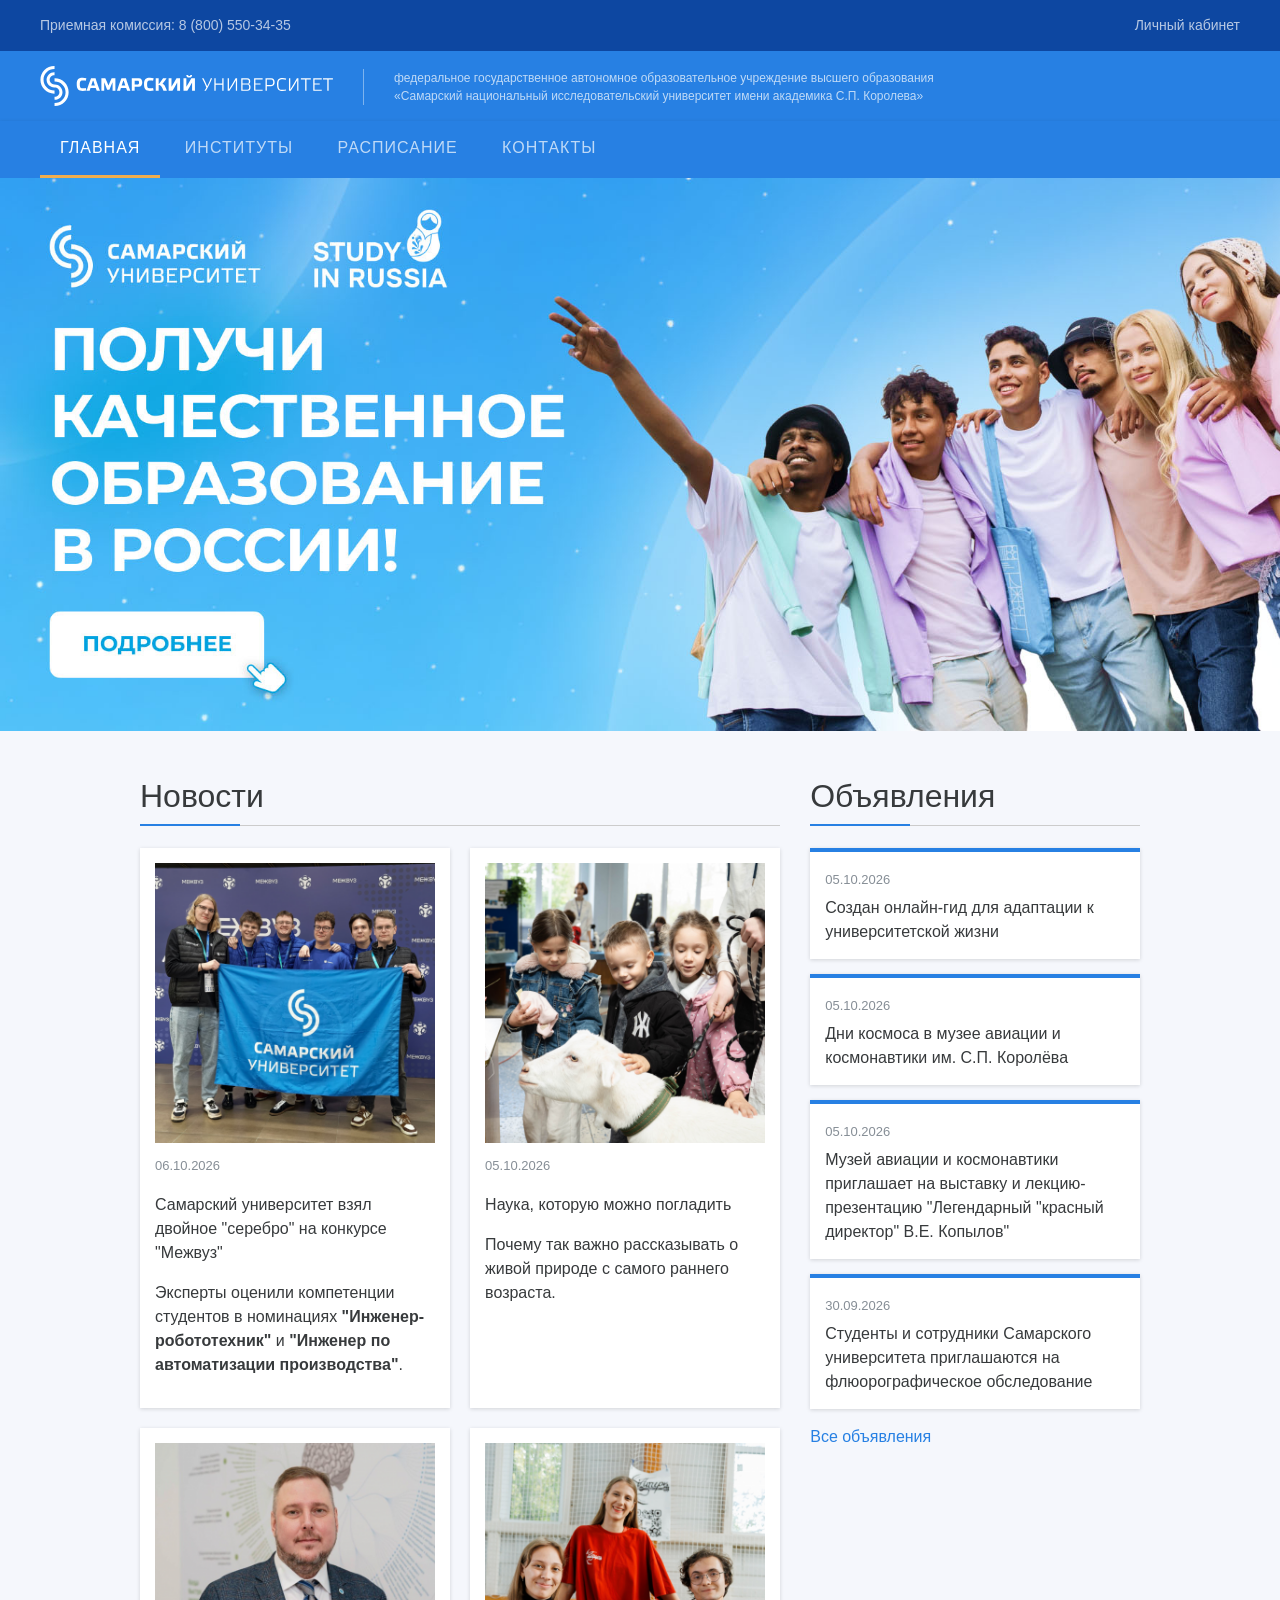
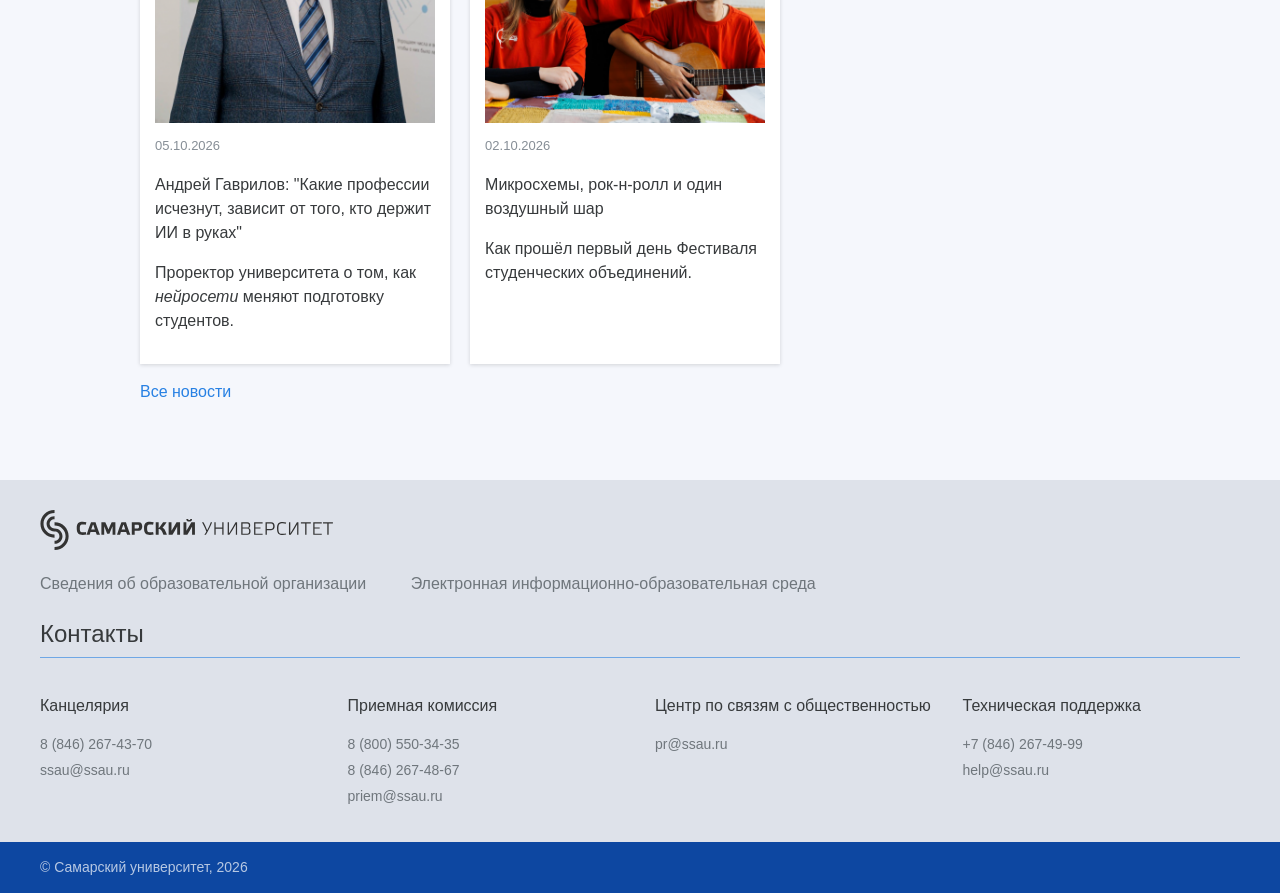
<file: lab2/index.html>
<!DOCTYPE html>
<html lang="ru">
<head>
    <meta charset="UTF-8">
    <title>Самарский университет</title>
    <link rel="stylesheet" href="style.css">
</head>
<body>
    <div id="top">
        <span>Приемная комиссия: 8 (800) 550-34-35</span>
        <a href="https://lk.ssau.ru/">Личный кабинет</a>
    </div>
    <div id="header">
        <a href="index.html"><img src="img/logo-white.svg" alt="Самарский университет" class="logo"></a>
        <p class="caption">федеральное государственное автономное образовательное учреждение высшего образования<br>
        «Самарский национальный исследовательский университет имени академика С.П. Королева»</p>
    </div>
    <div id="menu">
        <a href="index.html" class="active">Главная</a>
        <a href="institutes.html">Институты</a>
        <a href="schedule.html">Расписание</a>
        <a href="contacts.html">Контакты</a>
    </div>

    <a href="https://studyinrussia.ru/"><img src="img/banner.jpg" alt="Образование в России" class="banner"></a>

    <div class="content main">
        <div class="news-col">
        <h1>Новости</h1>
        <div class="news">
            <div class="card">
                <a href="https://ssau.ru/news/26128-samarskiy-universitet-im-koroleva-vzyal-dvoynoe-serebro-na-vserossiyskom-inzhenernom-konkurse-mezhvuz"><img src="img/news1.png" alt="Новость"></a>
                <span class="date">06.10.2026</span>
                <h3><a href="https://ssau.ru/news/26128-samarskiy-universitet-im-koroleva-vzyal-dvoynoe-serebro-na-vserossiyskom-inzhenernom-konkurse-mezhvuz">Самарский университет взял двойное "серебро" на конкурсе "Межвуз"</a></h3>
                <p>Эксперты оценили компетенции студентов в номинациях <b>"Инженер-робототехник"</b> и <b>"Инженер по автоматизации производства"</b>.</p>
            </div>
            <div class="card">
                <a href="https://ssau.ru/news/26122-nauka-kotoruyu-mozhno-pogladit"><img src="img/news4.png" alt="Новость"></a>
                <span class="date">05.10.2026</span>
                <h3><a href="https://ssau.ru/news/26122-nauka-kotoruyu-mozhno-pogladit">Наука, которую можно погладить</a></h3>
                <p>Почему так важно рассказывать о живой природе с самого раннего возраста.</p>
            </div>
            <div class="card">
                <a href="https://ssau.ru/news/26116-andrey-gavrilov-kakie-professii-ischeznut-zavisit-ot-togo-kto-derzhit-ii-v-rukakh"><img src="img/news2.png" alt="Новость"></a>
                <span class="date">05.10.2026</span>
                <h3><a href="https://ssau.ru/news/26116-andrey-gavrilov-kakie-professii-ischeznut-zavisit-ot-togo-kto-derzhit-ii-v-rukakh">Андрей Гаврилов: "Какие профессии исчезнут, зависит от того, кто держит ИИ в руках"</a></h3>
                <p>Проректор университета о том, как <i>нейросети</i> меняют подготовку студентов.</p>
            </div>
            <div class="card">
                <a href="https://ssau.ru/news/26109-mikroskhemy-rok-n-roll-i-odin-vozdushnyy-shar"><img src="img/news3.png" alt="Новость"></a>
                <span class="date">02.10.2026</span>
                <h3><a href="https://ssau.ru/news/26109-mikroskhemy-rok-n-roll-i-odin-vozdushnyy-shar">Микросхемы, рок-н-ролл и один воздушный шар</a></h3>
                <p>Как прошёл первый день Фестиваля студенческих объединений.</p>
            </div>
        </div>
        <p><a href="https://ssau.ru/news">Все новости</a></p>
        </div>

        <div class="ads-col">
            <h1>Объявления</h1>
            <div class="ad">
                <span class="date">05.10.2026</span>
                <a href="https://ssau.ru/news/26125-sozdan-onlayn-gid-dlya-adaptatsii-k-universitetskoy-zhizni">Создан онлайн-гид для адаптации к университетской жизни</a>
            </div>
            <div class="ad">
                <span class="date">05.10.2026</span>
                <a href="https://ssau.ru/news/26124-dni-kosmosa-v-muzee-aviatsii-i-kosmonavtiki-im-sp-koroleva">Дни космоса в музее авиации и космонавтики им. С.П. Королёва</a>
            </div>
            <div class="ad">
                <span class="date">05.10.2026</span>
                <a href="https://ssau.ru/news/26120-muzey-aviatsii-i-kosmonavtiki-priglashaet-na-vystavku-i-lektsiyu-prezentatsiyu-legendarnyy-krasnyy-direktor-ve-kopylov">Музей авиации и космонавтики приглашает на выставку и лекцию-презентацию "Легендарный "красный директор" В.Е. Копылов"</a>
            </div>
            <div class="ad">
                <span class="date">30.09.2026</span>
                <a href="https://ssau.ru/news/26095-studenty-i-sotrudniki-samarskogo-universiteta-priglashayutsya-na-flyuorograficheskoe-obsledovanie">Студенты и сотрудники Самарского университета приглашаются на флюорографическое обследование</a>
            </div>
            <p><a href="https://ssau.ru/news">Все объявления</a></p>
        </div>
    </div>

    <div id="footer">
        <img src="img/logo.svg" alt="Самарский университет" class="logo">
        <div class="footer-links">
            <a href="https://ssau.ru/sveden/">Сведения об образовательной организации</a>
            <a href="https://lk.ssau.ru/">Электронная информационно-образовательная среда</a>
        </div>
        <h2>Контакты</h2>
        <div class="footer-contacts">
            <div>
                <h3>Канцелярия</h3>
                <p>8 (846) 267-43-70</p>
                <p><a href="mailto:ssau@ssau.ru">ssau@ssau.ru</a></p>
            </div>
            <div>
                <h3>Приемная комиссия</h3>
                <p>8 (800) 550-34-35</p>
                <p>8 (846) 267-48-67</p>
                <p><a href="mailto:priem@ssau.ru">priem@ssau.ru</a></p>
            </div>
            <div>
                <h3>Центр по связям с общественностью</h3>
                <p><a href="mailto:pr@ssau.ru">pr@ssau.ru</a></p>
            </div>
            <div>
                <h3>Техническая поддержка</h3>
                <p>+7 (846) 267-49-99</p>
                <p><a href="mailto:help@ssau.ru">help@ssau.ru</a></p>
            </div>
        </div>
    </div>
    <div id="bottom">© Самарский университет, 2026</div>
</body>
</html>
</file>
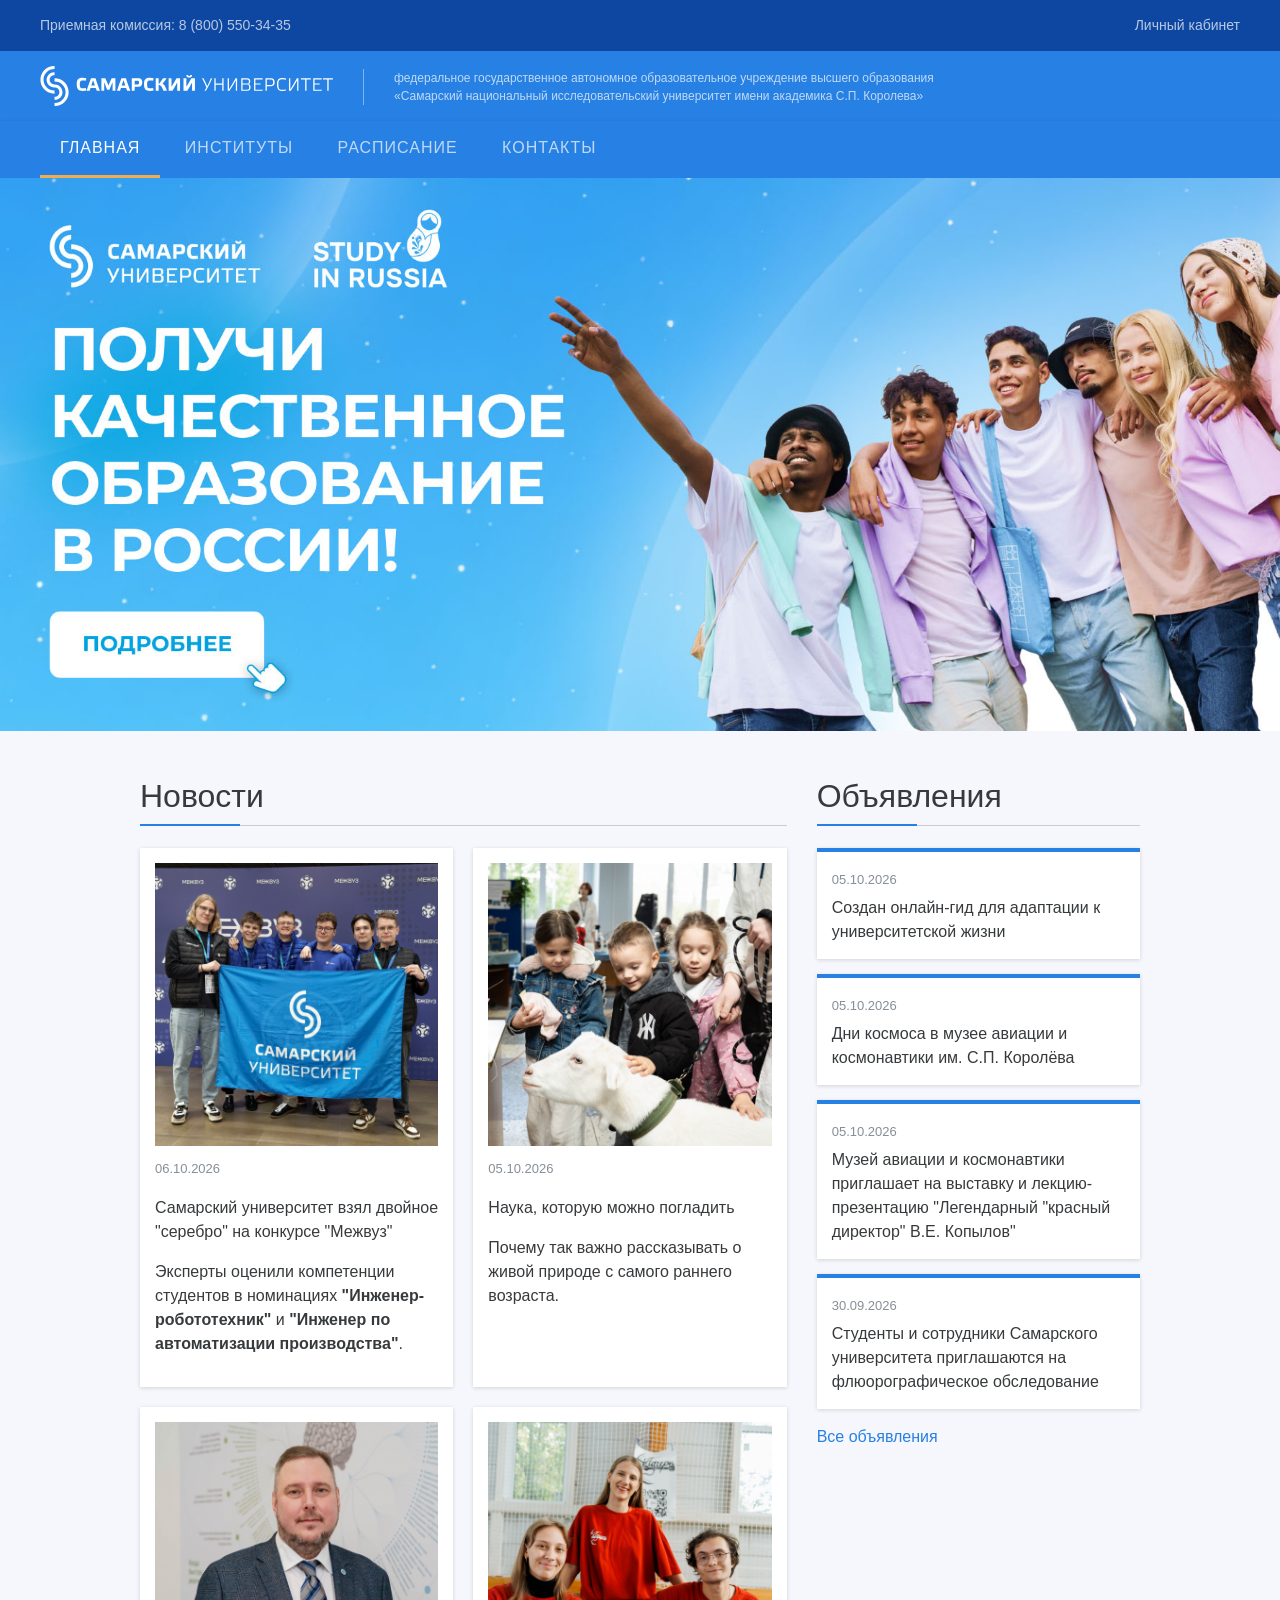
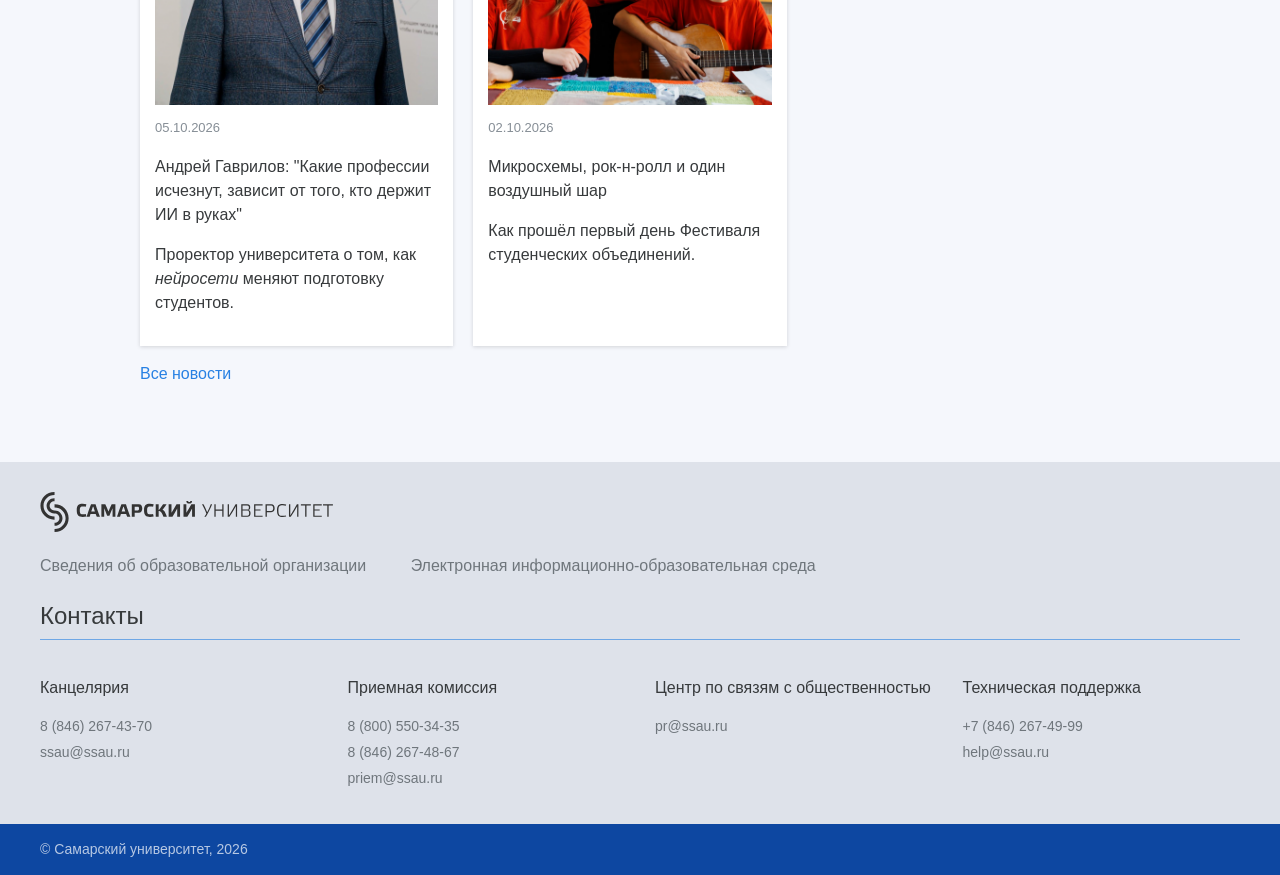
<file: lab4/index.html>
<!DOCTYPE html>
<html lang="ru">
<head>
    <meta charset="UTF-8">
    <meta name="viewport" content="width=device-width, initial-scale=1">
    <title>Самарский университет</title>
    <link rel="stylesheet" href="style.css">
</head>
<body>
    <div id="top">
        <span>Приемная комиссия: 8 (800) 550-34-35</span>
        <a href="https://lk.ssau.ru/">Личный кабинет</a>
    </div>
    <div id="header">
        <a href="index.html"><img src="img/logo-white.svg" alt="Самарский университет" class="logo"></a>
        <p class="caption">федеральное государственное автономное образовательное учреждение высшего образования<br>
        «Самарский национальный исследовательский университет имени академика С.П. Королева»</p>
    </div>
    <nav class="menu" aria-label="Основное меню">
        <a href="index.html" class="menu__link menu__link_active" aria-current="page">Главная</a>
        <a href="institutes.html" class="menu__link">Институты</a>
        <a href="schedule.html" class="menu__link">Расписание</a>
        <a href="contacts.html" class="menu__link">Контакты</a>
    </nav>

    <a href="https://studyinrussia.ru/"><img src="img/banner.jpg" alt="Образование в России" class="banner banner_animated"></a>

    <div class="content main">
        <div class="news-col">
            <h1>Новости</h1>
            <div class="news">
                <div class="card">
                    <a href="https://ssau.ru/news/26128-samarskiy-universitet-im-koroleva-vzyal-dvoynoe-serebro-na-vserossiyskom-inzhenernom-konkurse-mezhvuz"><img src="img/news1.png" alt="Новость"></a>
                    <span class="date">06.10.2026</span>
                    <h3><a href="https://ssau.ru/news/26128-samarskiy-universitet-im-koroleva-vzyal-dvoynoe-serebro-na-vserossiyskom-inzhenernom-konkurse-mezhvuz">Самарский университет взял двойное "серебро" на конкурсе "Межвуз"</a></h3>
                    <p>Эксперты оценили компетенции студентов в номинациях <b>"Инженер-робототехник"</b> и <b>"Инженер по автоматизации производства"</b>.</p>
                </div>
                <div class="card">
                    <a href="https://ssau.ru/news/26122-nauka-kotoruyu-mozhno-pogladit"><img src="img/news4.png" alt="Новость"></a>
                    <span class="date">05.10.2026</span>
                    <h3><a href="https://ssau.ru/news/26122-nauka-kotoruyu-mozhno-pogladit">Наука, которую можно погладить</a></h3>
                    <p>Почему так важно рассказывать о живой природе с самого раннего возраста.</p>
                </div>
                <div class="card">
                    <a href="https://ssau.ru/news/26116-andrey-gavrilov-kakie-professii-ischeznut-zavisit-ot-togo-kto-derzhit-ii-v-rukakh"><img src="img/news2.png" alt="Новость"></a>
                    <span class="date">05.10.2026</span>
                    <h3><a href="https://ssau.ru/news/26116-andrey-gavrilov-kakie-professii-ischeznut-zavisit-ot-togo-kto-derzhit-ii-v-rukakh">Андрей Гаврилов: "Какие профессии исчезнут, зависит от того, кто держит ИИ в руках"</a></h3>
                    <p>Проректор университета о том, как <i>нейросети</i> меняют подготовку студентов.</p>
                </div>
                <div class="card">
                    <a href="https://ssau.ru/news/26109-mikroskhemy-rok-n-roll-i-odin-vozdushnyy-shar"><img src="img/news3.png" alt="Новость"></a>
                    <span class="date">02.10.2026</span>
                    <h3><a href="https://ssau.ru/news/26109-mikroskhemy-rok-n-roll-i-odin-vozdushnyy-shar">Микросхемы, рок-н-ролл и один воздушный шар</a></h3>
                    <p>Как прошёл первый день Фестиваля студенческих объединений.</p>
                </div>
            </div>
            <p><a href="https://ssau.ru/news">Все новости</a></p>
        </div>

        <div class="ads-col">
            <h1>Объявления</h1>
            <div class="ad">
                <span class="date">05.10.2026</span>
                <a href="https://ssau.ru/news/26125-sozdan-onlayn-gid-dlya-adaptatsii-k-universitetskoy-zhizni">Создан онлайн-гид для адаптации к университетской жизни</a>
            </div>
            <div class="ad">
                <span class="date">05.10.2026</span>
                <a href="https://ssau.ru/news/26124-dni-kosmosa-v-muzee-aviatsii-i-kosmonavtiki-im-sp-koroleva">Дни космоса в музее авиации и космонавтики им. С.П. Королёва</a>
            </div>
            <div class="ad">
                <span class="date">05.10.2026</span>
                <a href="https://ssau.ru/news/26120-muzey-aviatsii-i-kosmonavtiki-priglashaet-na-vystavku-i-lektsiyu-prezentatsiyu-legendarnyy-krasnyy-direktor-ve-kopylov">Музей авиации и космонавтики приглашает на выставку и лекцию-презентацию "Легендарный "красный директор" В.Е. Копылов"</a>
            </div>
            <div class="ad">
                <span class="date">30.09.2026</span>
                <a href="https://ssau.ru/news/26095-studenty-i-sotrudniki-samarskogo-universiteta-priglashayutsya-na-flyuorograficheskoe-obsledovanie">Студенты и сотрудники Самарского университета приглашаются на флюорографическое обследование</a>
            </div>
            <p><a href="https://ssau.ru/news">Все объявления</a></p>
        </div>
    </div>

    <div id="footer">
        <img src="img/logo.svg" alt="Самарский университет" class="logo">
        <div class="footer-links">
            <a href="https://ssau.ru/sveden/">Сведения об образовательной организации</a>
            <a href="https://lk.ssau.ru/">Электронная информационно-образовательная среда</a>
        </div>
        <h2>Контакты</h2>
        <div class="footer-contacts">
            <div>
                <h3>Канцелярия</h3>
                <p>8 (846) 267-43-70</p>
                <p><a href="mailto:ssau@ssau.ru">ssau@ssau.ru</a></p>
            </div>
            <div>
                <h3>Приемная комиссия</h3>
                <p>8 (800) 550-34-35</p>
                <p>8 (846) 267-48-67</p>
                <p><a href="mailto:priem@ssau.ru">priem@ssau.ru</a></p>
            </div>
            <div>
                <h3>Центр по связям с общественностью</h3>
                <p><a href="mailto:pr@ssau.ru">pr@ssau.ru</a></p>
            </div>
            <div>
                <h3>Техническая поддержка</h3>
                <p>+7 (846) 267-49-99</p>
                <p><a href="mailto:help@ssau.ru">help@ssau.ru</a></p>
            </div>
        </div>
    </div>
    <div id="bottom">© Самарский университет, 2026</div>
</body>
</html>
</file>
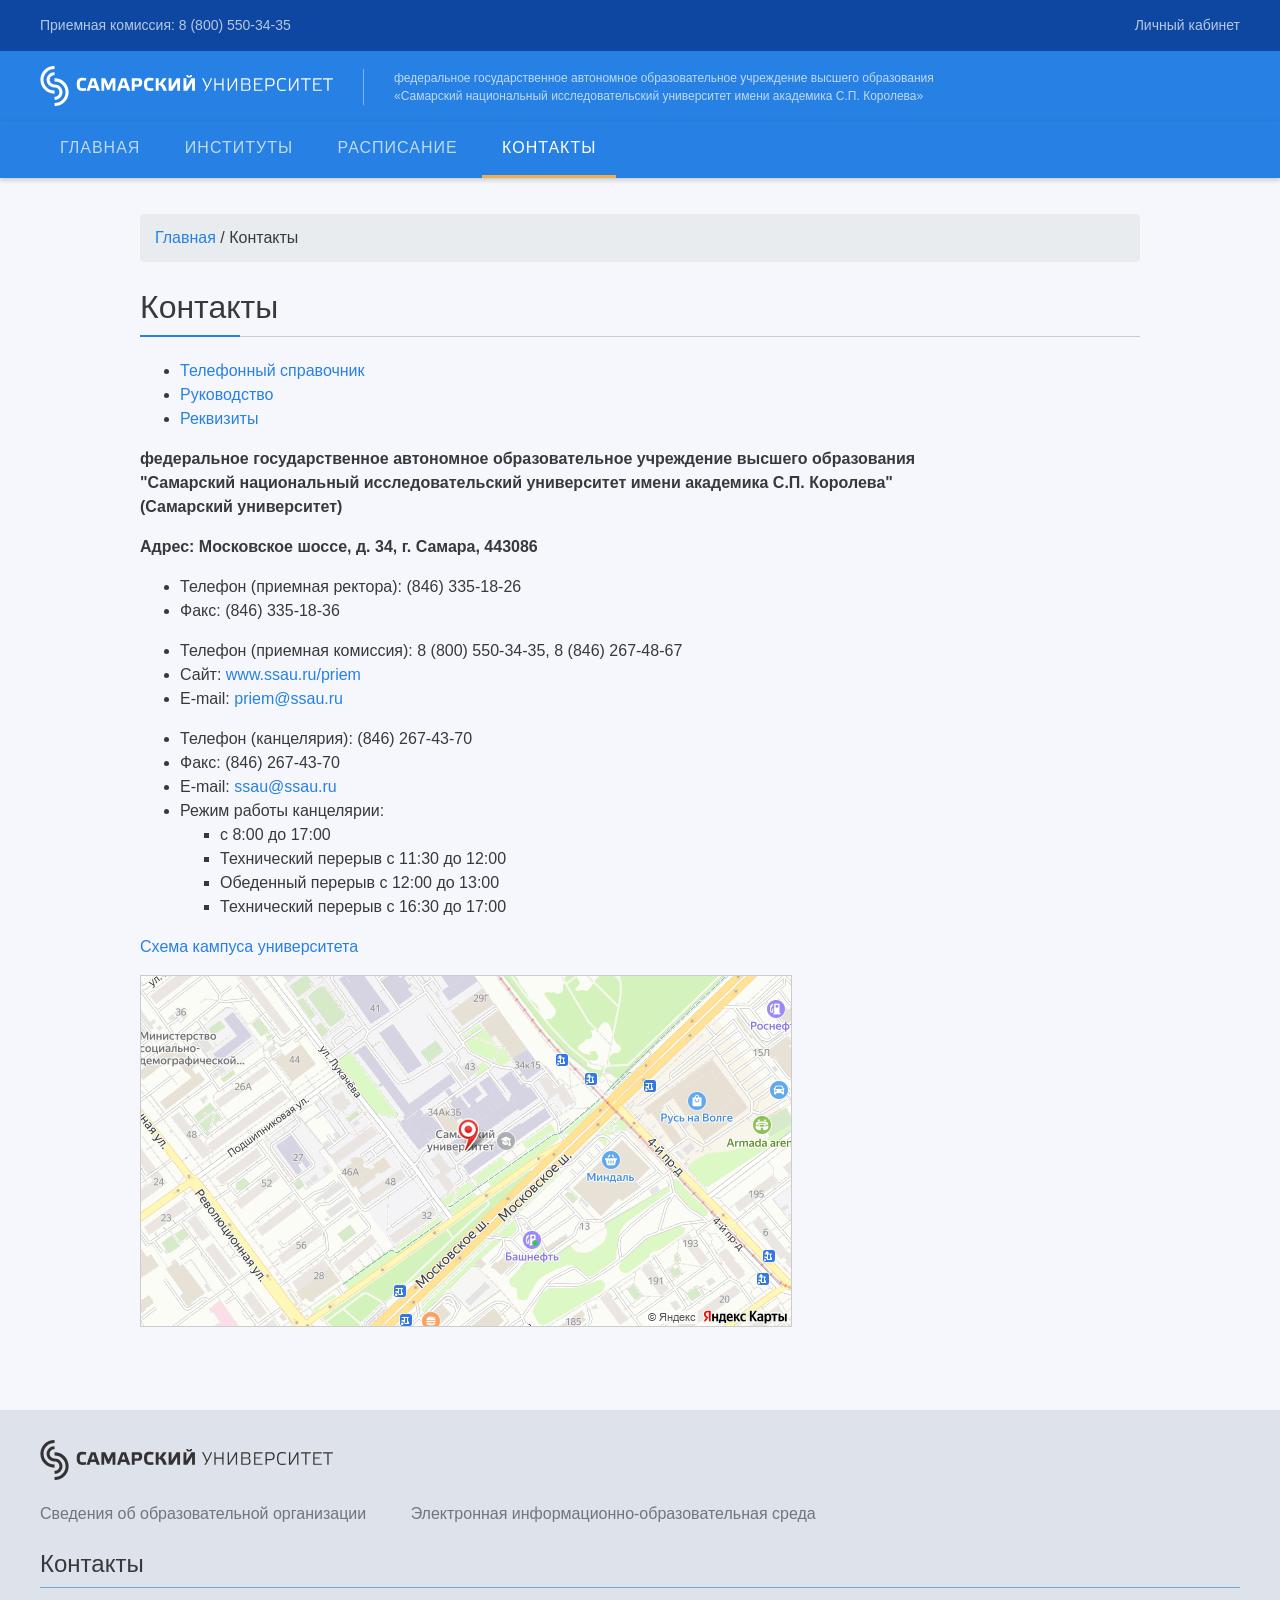
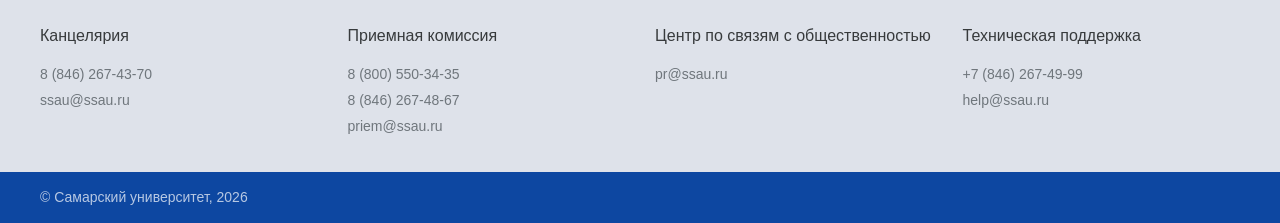
<file: lab2/contacts.html>
<!DOCTYPE html>
<html lang="ru">
<head>
    <meta charset="UTF-8">
    <title>Контакты</title>
    <link rel="stylesheet" href="style.css">
</head>
<body>
    <div id="top">
        <span>Приемная комиссия: 8 (800) 550-34-35</span>
        <a href="https://lk.ssau.ru/">Личный кабинет</a>
    </div>
    <div id="header">
        <a href="index.html"><img src="img/logo-white.svg" alt="Самарский университет" class="logo"></a>
        <p class="caption">федеральное государственное автономное образовательное учреждение высшего образования<br>
        «Самарский национальный исследовательский университет имени академика С.П. Королева»</p>
    </div>
    <div id="menu">
        <a href="index.html">Главная</a>
        <a href="institutes.html">Институты</a>
        <a href="schedule.html">Расписание</a>
        <a href="contacts.html" class="active">Контакты</a>
    </div>

    <div class="content">
        <p class="crumbs"><a href="index.html">Главная</a> / Контакты</p>
        <h1>Контакты</h1>
        <ul>
            <li><a href="https://ssau.ru/info/contacts/continfo/">Телефонный справочник</a></li>
            <li><a href="https://ssau.ru/info/struct/adm/">Руководство</a></li>
            <li><a href="https://ssau.ru/info/contacts/pay/">Реквизиты</a></li>
        </ul>

        <p><b>федеральное государственное автономное образовательное учреждение высшего образования<br>
        "Самарский национальный исследовательский университет имени академика С.П. Королева"<br>
        (Самарский университет)</b></p>

        <b>Адрес: Московское шоссе, д. 34, г. Самара, 443086</b>
        <ul>
            <li>Телефон (приемная ректора): (846) 335-18-26</li>
            <li>Факс: (846) 335-18-36</li>
        </ul>
        <ul>
            <li>Телефон (приемная комиссия): 8 (800) 550-34-35, 8 (846) 267-48-67</li>
            <li>Сайт: <a href="https://ssau.ru/priem/">www.ssau.ru/priem</a></li>
            <li>E-mail: <a href="mailto:priem@ssau.ru">priem@ssau.ru</a></li>
        </ul>
        <ul>
            <li>Телефон (канцелярия): (846) 267-43-70</li>
            <li>Факс: (846) 267-43-70</li>
            <li>E-mail: <a href="mailto:ssau@ssau.ru">ssau@ssau.ru</a></li>
            <li>Режим работы канцелярии:
                <ul class="square">
                    <li>с 8:00 до 17:00</li>
                    <li>Технический перерыв с 11:30 до 12:00</li>
                    <li>Обеденный перерыв с 12:00 до 13:00</li>
                    <li>Технический перерыв с 16:30 до 17:00</li>
                </ul>
            </li>
        </ul>

        <p><a href="https://ssau.ru/info/studcity/">Схема кампуса университета</a></p>
        <p><a href="https://yandex.ru/maps/?pt=50.1767,53.2119&amp;z=16&amp;l=map"><img src="img/map.png" alt="Карта" class="map"></a></p>
    </div>

    <div id="footer">
        <img src="img/logo.svg" alt="Самарский университет" class="logo">
        <div class="footer-links">
            <a href="https://ssau.ru/sveden/">Сведения об образовательной организации</a>
            <a href="https://lk.ssau.ru/">Электронная информационно-образовательная среда</a>
        </div>
        <h2>Контакты</h2>
        <div class="footer-contacts">
            <div>
                <h3>Канцелярия</h3>
                <p>8 (846) 267-43-70</p>
                <p><a href="mailto:ssau@ssau.ru">ssau@ssau.ru</a></p>
            </div>
            <div>
                <h3>Приемная комиссия</h3>
                <p>8 (800) 550-34-35</p>
                <p>8 (846) 267-48-67</p>
                <p><a href="mailto:priem@ssau.ru">priem@ssau.ru</a></p>
            </div>
            <div>
                <h3>Центр по связям с общественностью</h3>
                <p><a href="mailto:pr@ssau.ru">pr@ssau.ru</a></p>
            </div>
            <div>
                <h3>Техническая поддержка</h3>
                <p>+7 (846) 267-49-99</p>
                <p><a href="mailto:help@ssau.ru">help@ssau.ru</a></p>
            </div>
        </div>
    </div>
    <div id="bottom">© Самарский университет, 2026</div>
</body>
</html>
</file>
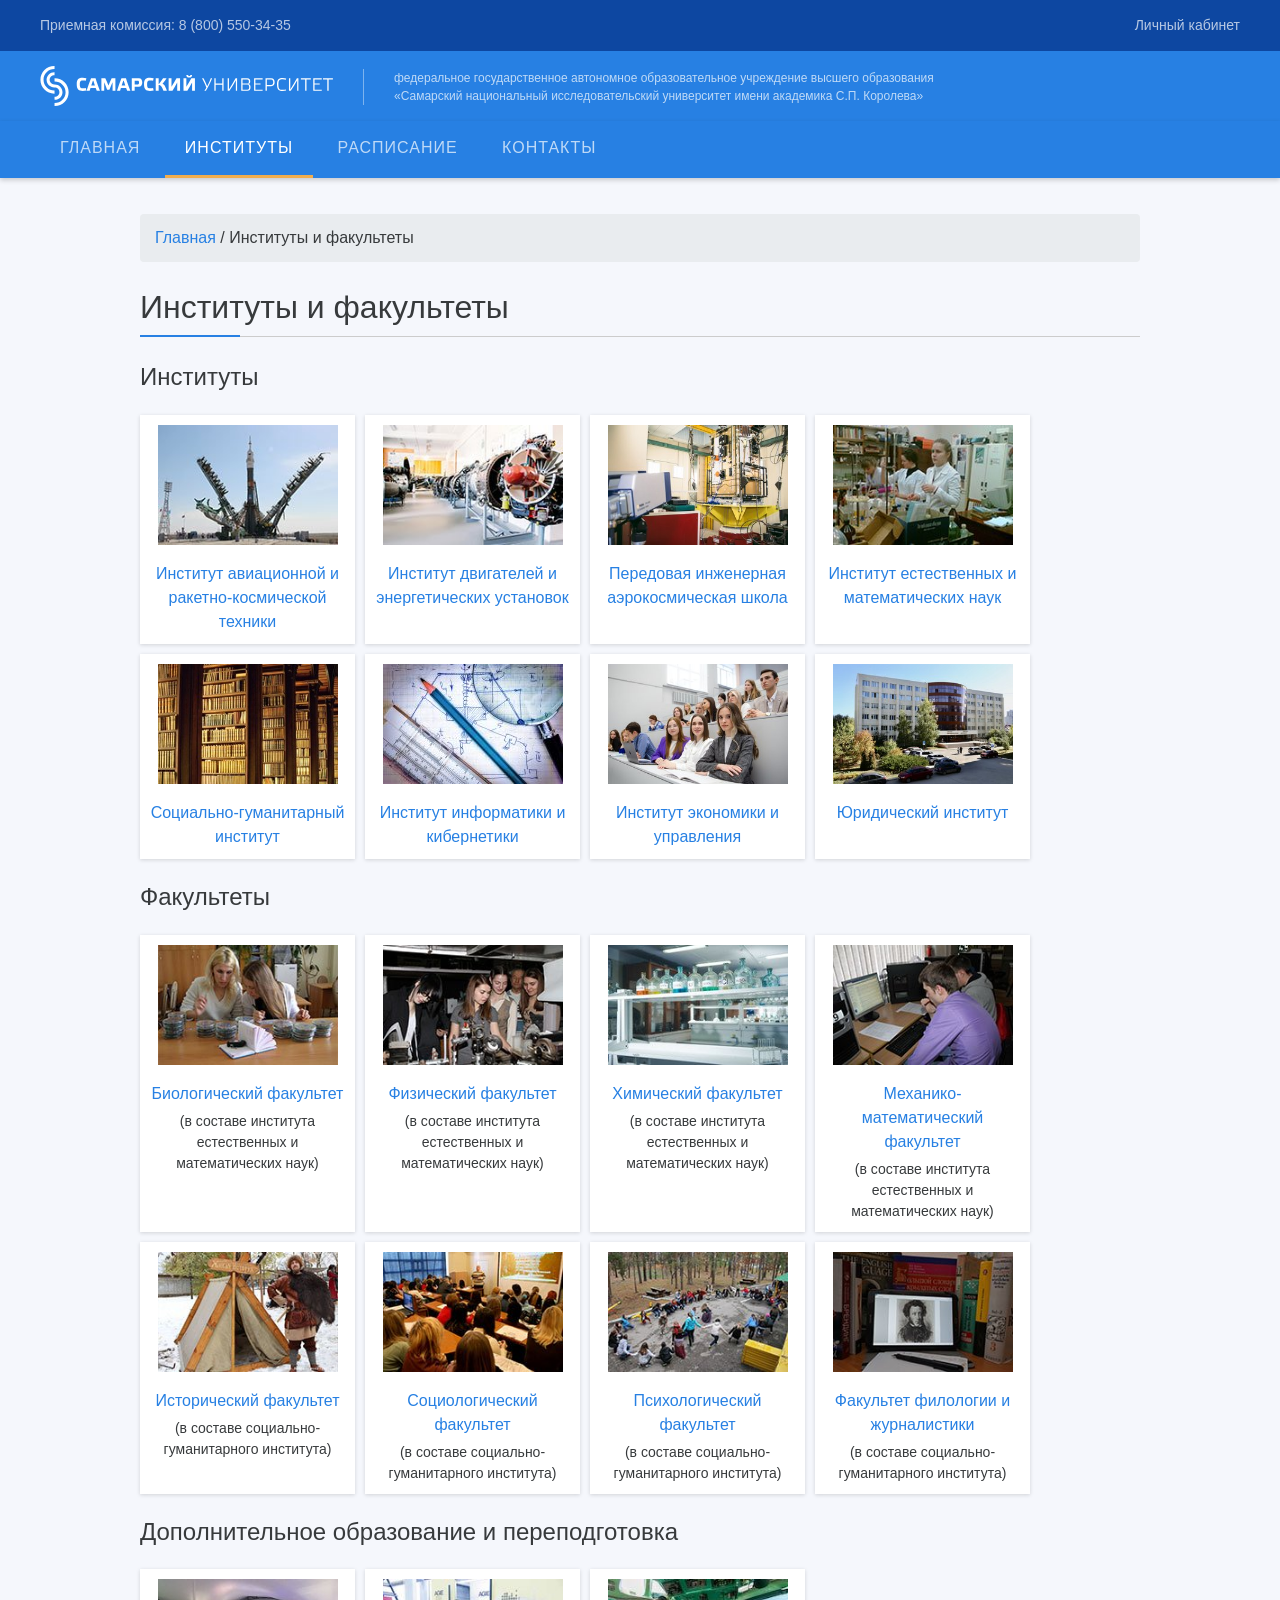
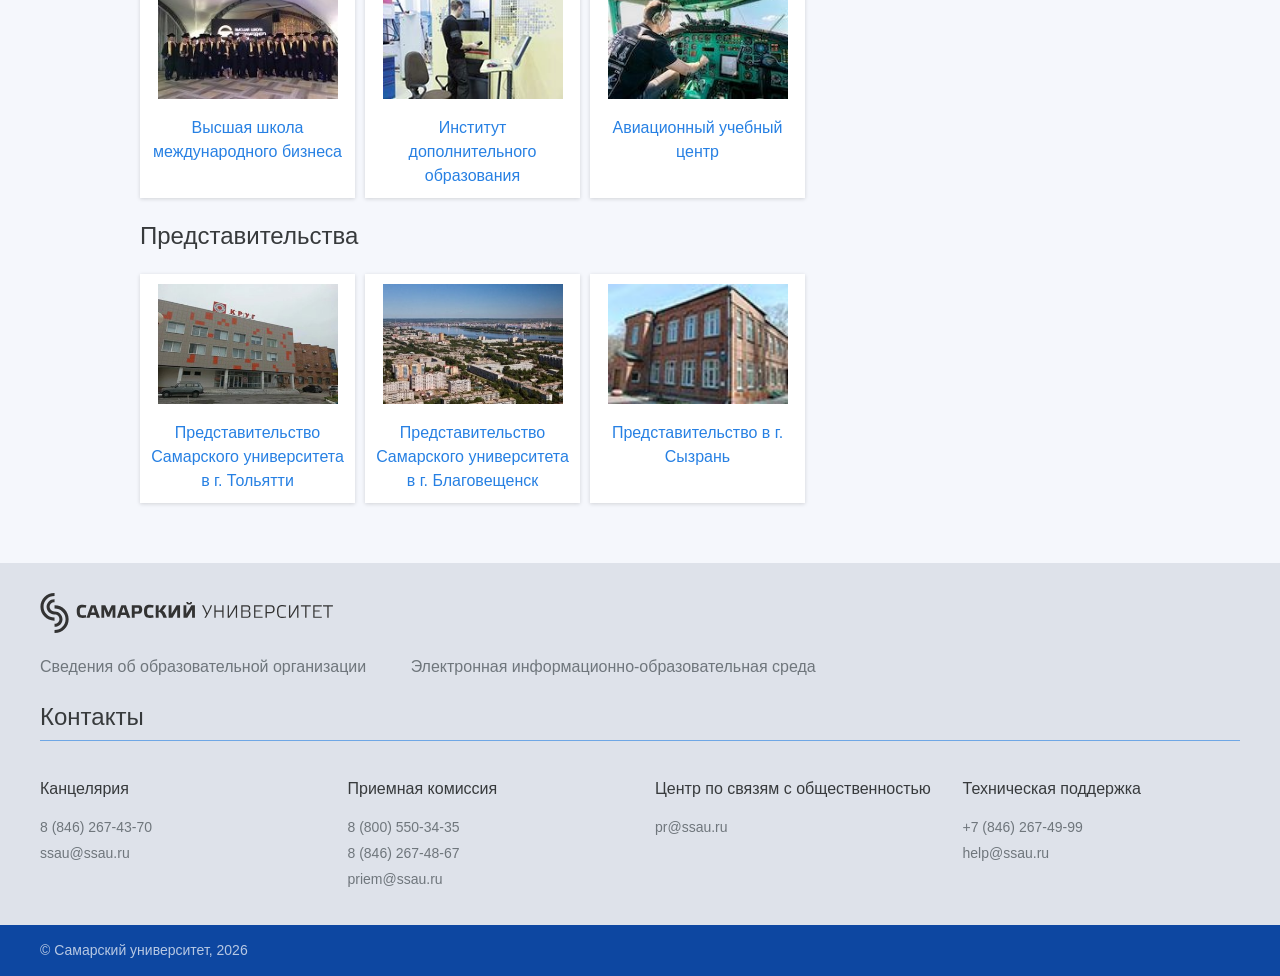
<file: lab2/institutes.html>
<!DOCTYPE html>
<html lang="ru">
<head>
    <meta charset="UTF-8">
    <title>Институты и факультеты</title>
    <link rel="stylesheet" href="style.css">
</head>
<body>
    <div id="top">
        <span>Приемная комиссия: 8 (800) 550-34-35</span>
        <a href="https://lk.ssau.ru/">Личный кабинет</a>
    </div>
    <div id="header">
        <a href="index.html"><img src="img/logo-white.svg" alt="Самарский университет" class="logo"></a>
        <p class="caption">федеральное государственное автономное образовательное учреждение высшего образования<br>
        «Самарский национальный исследовательский университет имени академика С.П. Королева»</p>
    </div>
    <div id="menu">
        <a href="index.html">Главная</a>
        <a href="institutes.html" class="active">Институты</a>
        <a href="schedule.html">Расписание</a>
        <a href="contacts.html">Контакты</a>
    </div>

    <div class="content">
        <p class="crumbs"><a href="index.html">Главная</a> / Институты и факультеты</p>
        <h1>Институты и факультеты</h1>

        <h2>Институты</h2>
        <div class="grid">
            <div class="item">
                <img src="img/inst/iarkt.jpg" alt="Институт авиационной и ракетно-космической техники">
                <a href="https://ssau.ru/info/struct/op/faculties/arkt/">Институт авиационной и ракетно-космической техники</a>
            </div>
            <div class="item">
                <img src="img/inst/ideu.jpg" alt="Институт двигателей и энергетических установок">
                <a href="https://ssau.ru/info/struct/op/faculties/deu/">Институт двигателей и энергетических установок</a>
            </div>
            <div class="item">
                <img src="img/inst/piash.jpg" alt="Передовая инженерная аэрокосмическая школа">
                <a href="https://ssau.ru/info/struct/op/faculties/piash/">Передовая инженерная аэрокосмическая школа</a>
            </div>
            <div class="item">
                <img src="img/inst/iemn.jpg" alt="Институт естественных и математических наук">
                <a href="https://ssau.ru/info/struct/op/faculties/en/">Институт естественных и математических наук</a>
            </div>
            <div class="item">
                <img src="img/inst/sgi.jpg" alt="Социально-гуманитарный институт">
                <a href="https://ssau.ru/info/struct/op/faculties/cg/">Социально-гуманитарный институт</a>
            </div>
            <div class="item">
                <img src="img/inst/iik.jpg" alt="Институт информатики и кибернетики">
                <a href="https://ssau.ru/info/struct/op/faculties/iime/">Институт информатики и кибернетики</a>
            </div>
            <div class="item">
                <img src="img/inst/ieu.jpg" alt="Институт экономики и управления">
                <a href="https://ssau.ru/info/struct/op/faculties/em/">Институт экономики и управления</a>
            </div>
            <div class="item">
                <img src="img/inst/ui.jpg" alt="Юридический институт">
                <a href="https://ssau.ru/info/struct/op/faculties/lexf/">Юридический институт</a>
            </div>
        </div>

        <h2>Факультеты</h2>
        <div class="grid">
            <div class="item">
                <img src="img/inst/bio.jpg" alt="Биологический факультет">
                <a href="https://ssau.ru/info/struct/op/faculties/bf/">Биологический факультет</a>
                <p>(в составе института естественных и математических наук)</p>
            </div>
            <div class="item">
                <img src="img/inst/phys.jpg" alt="Физический факультет">
                <a href="https://ssau.ru/info/struct/op/faculties/physf/">Физический факультет</a>
                <p>(в составе института естественных и математических наук)</p>
            </div>
            <div class="item">
                <img src="img/inst/chem.jpg" alt="Химический факультет">
                <a href="https://ssau.ru/info/struct/op/faculties/chemfac/">Химический факультет</a>
                <p>(в составе института естественных и математических наук)</p>
            </div>
            <div class="item">
                <img src="img/inst/mmf.jpg" alt="Механико-математический факультет">
                <a href="https://ssau.ru/info/struct/op/faculties/mmf/">Механико-математический факультет</a>
                <p>(в составе института естественных и математических наук)</p>
            </div>
            <div class="item">
                <img src="img/inst/hist.jpg" alt="Исторический факультет">
                <a href="https://ssau.ru/info/struct/op/faculties/hist_f/">Исторический факультет</a>
                <p>(в составе социально-гуманитарного института)</p>
            </div>
            <div class="item">
                <img src="img/inst/soc.jpg" alt="Социологический факультет">
                <a href="https://ssau.ru/info/struct/op/faculties/socf/">Социологический факультет</a>
                <p>(в составе социально-гуманитарного института)</p>
            </div>
            <div class="item">
                <img src="img/inst/psy.jpg" alt="Психологический факультет">
                <a href="https://ssau.ru/info/struct/op/faculties/psf/">Психологический факультет</a>
                <p>(в составе социально-гуманитарного института)</p>
            </div>
            <div class="item">
                <img src="img/inst/fil.jpg" alt="Факультет филологии и журналистики">
                <a href="https://ssau.ru/info/struct/op/faculties/filfac/">Факультет филологии и журналистики</a>
                <p>(в составе социально-гуманитарного института)</p>
            </div>
        </div>

        <h2>Дополнительное образование и переподготовка</h2>
        <div class="grid">
            <div class="item">
                <img src="img/inst/vshmb.jpg" alt="Высшая школа международного бизнеса">
                <a href="https://ssau.ru/info/struct/op/faculties/vsmb/">Высшая школа международного бизнеса</a>
            </div>
            <div class="item">
                <img src="img/inst/ido.jpg" alt="Институт дополнительного образования">
                <a href="https://ssau.ru/info/struct/op/faculties/idpo/">Институт дополнительного образования</a>
            </div>
            <div class="item">
                <img src="img/inst/auc.jpg" alt="Авиационный учебный центр">
                <a href="https://ssau.ru/info/struct/op/faculties/">Авиационный учебный центр</a>
            </div>
        </div>

        <h2>Представительства</h2>
        <div class="grid">
            <div class="item">
                <img src="img/inst/tolyatti.jpg" alt="Представительство Самарского университета в г. Тольятти">
                <a href="https://ssau.ru/info/struct/op/faculties/tolyatti/">Представительство Самарского университета в г. Тольятти</a>
            </div>
            <div class="item">
                <img src="img/inst/blag.jpg" alt="Представительство Самарского университета в г. Благовещенск">
                <a href="https://ssau.ru/info/struct/op/faculties/blagoveshhensk/">Представительство Самарского университета в г. Благовещенск</a>
            </div>
            <div class="item">
                <img src="img/inst/syzran.jpg" alt="Представительство в г. Сызрань">
                <a href="https://ssau.ru/info/struct/op/faculties/sizran/">Представительство в г. Сызрань</a>
            </div>
        </div>
    </div>

    <div id="footer">
        <img src="img/logo.svg" alt="Самарский университет" class="logo">
        <div class="footer-links">
            <a href="https://ssau.ru/sveden/">Сведения об образовательной организации</a>
            <a href="https://lk.ssau.ru/">Электронная информационно-образовательная среда</a>
        </div>
        <h2>Контакты</h2>
        <div class="footer-contacts">
            <div>
                <h3>Канцелярия</h3>
                <p>8 (846) 267-43-70</p>
                <p><a href="mailto:ssau@ssau.ru">ssau@ssau.ru</a></p>
            </div>
            <div>
                <h3>Приемная комиссия</h3>
                <p>8 (800) 550-34-35</p>
                <p>8 (846) 267-48-67</p>
                <p><a href="mailto:priem@ssau.ru">priem@ssau.ru</a></p>
            </div>
            <div>
                <h3>Центр по связям с общественностью</h3>
                <p><a href="mailto:pr@ssau.ru">pr@ssau.ru</a></p>
            </div>
            <div>
                <h3>Техническая поддержка</h3>
                <p>+7 (846) 267-49-99</p>
                <p><a href="mailto:help@ssau.ru">help@ssau.ru</a></p>
            </div>
        </div>
    </div>
    <div id="bottom">© Самарский университет, 2026</div>
</body>
</html>
</file>
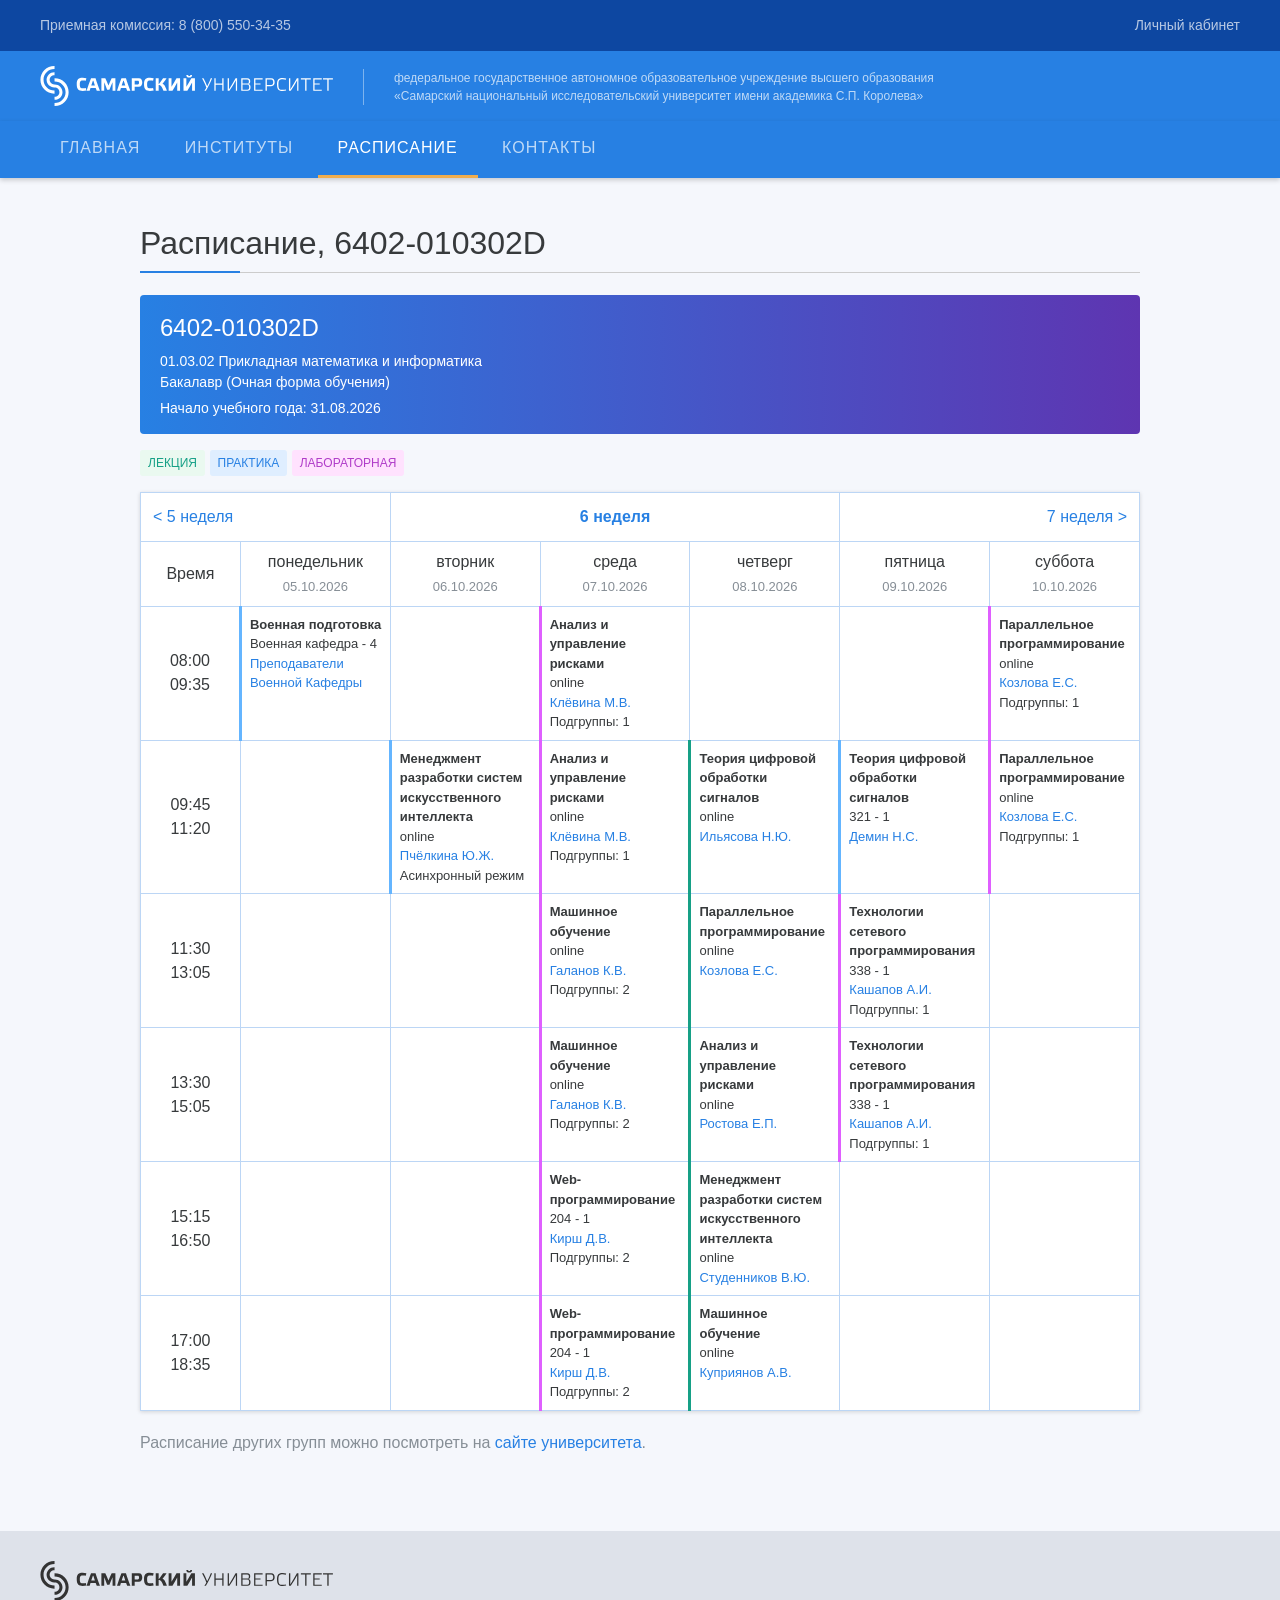
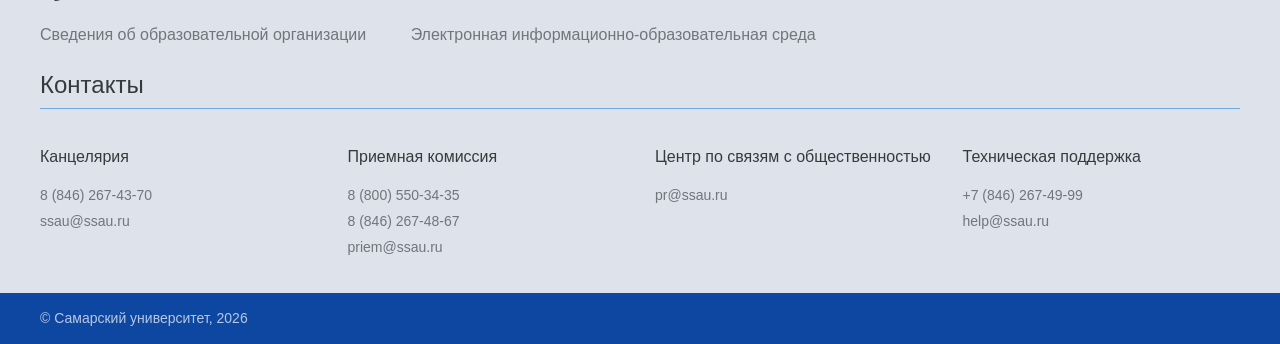
<file: lab2/schedule.html>
<!DOCTYPE html>
<html lang="ru">
<head>
    <meta charset="UTF-8">
    <title>Расписание</title>
    <link rel="stylesheet" href="style.css">
</head>
<body>
    <div id="top">
        <span>Приемная комиссия: 8 (800) 550-34-35</span>
        <a href="https://lk.ssau.ru/">Личный кабинет</a>
    </div>
    <div id="header">
        <a href="index.html"><img src="img/logo-white.svg" alt="Самарский университет" class="logo"></a>
        <p class="caption">федеральное государственное автономное образовательное учреждение высшего образования<br>
        «Самарский национальный исследовательский университет имени академика С.П. Королева»</p>
    </div>
    <div id="menu">
        <a href="index.html">Главная</a>
        <a href="institutes.html">Институты</a>
        <a href="schedule.html" class="active">Расписание</a>
        <a href="contacts.html">Контакты</a>
    </div>

    <div class="content">
        <h1>Расписание, 6402-010302D</h1>

        <div class="group">
            <h2>6402-010302D</h2>
            <p>01.03.02 Прикладная математика и информатика<br>Бакалавр (Очная форма обучения)</p>
            <p>Начало учебного года: 31.08.2026</p>
        </div>

        <p class="legend">
            <span class="chip lec">Лекция</span>
            <span class="chip pr">Практика</span>
            <span class="chip lab">Лабораторная</span>
        </p>

        <table class="schedule">
            <tr class="week">
                <td colspan="2" class="left">&lt; 5 неделя</td>
                <td colspan="3" class="center"><b>6 неделя</b></td>
                <td colspan="2" class="right">7 неделя &gt;</td>
            </tr>
            <tr>
                <th>Время</th>
                <th>понедельник<br><span class="date">05.10.2026</span></th>
                <th>вторник<br><span class="date">06.10.2026</span></th>
                <th>среда<br><span class="date">07.10.2026</span></th>
                <th>четверг<br><span class="date">08.10.2026</span></th>
                <th>пятница<br><span class="date">09.10.2026</span></th>
                <th>суббота<br><span class="date">10.10.2026</span></th>
            </tr>
            <tr>
                <td class="time center">08:00<br>09:35</td>
                <td class="lesson pr"><b>Военная подготовка</b><br>Военная кафедра - 4<br><span class="teacher">Преподаватели Военной Кафедры</span></td>
                <td></td>
                <td class="lesson lab"><b>Анализ и управление рисками</b><br>online<br><span class="teacher">Клёвина М.В.</span><br>Подгруппы: 1</td>
                <td></td>
                <td></td>
                <td class="lesson lab"><b>Параллельное программирование</b><br>online<br><span class="teacher">Козлова Е.С.</span><br>Подгруппы: 1</td>
            </tr>
            <tr>
                <td class="time center">09:45<br>11:20</td>
                <td></td>
                <td class="lesson pr"><b>Менеджмент разработки систем искусственного интеллекта</b><br>online<br><span class="teacher">Пчёлкина Ю.Ж.</span><br>Асинхронный режим</td>
                <td class="lesson lab"><b>Анализ и управление рисками</b><br>online<br><span class="teacher">Клёвина М.В.</span><br>Подгруппы: 1</td>
                <td class="lesson lec"><b>Теория цифровой обработки сигналов</b><br>online<br><span class="teacher">Ильясова Н.Ю.</span></td>
                <td class="lesson pr"><b>Теория цифровой обработки сигналов</b><br>321 - 1<br><span class="teacher">Демин Н.С.</span></td>
                <td class="lesson lab"><b>Параллельное программирование</b><br>online<br><span class="teacher">Козлова Е.С.</span><br>Подгруппы: 1</td>
            </tr>
            <tr>
                <td class="time center">11:30<br>13:05</td>
                <td></td>
                <td></td>
                <td class="lesson lab"><b>Машинное обучение</b><br>online<br><span class="teacher">Галанов К.В.</span><br>Подгруппы: 2</td>
                <td class="lesson lec"><b>Параллельное программирование</b><br>online<br><span class="teacher">Козлова Е.С.</span></td>
                <td class="lesson lab"><b>Технологии сетевого программирования</b><br>338 - 1<br><span class="teacher">Кашапов А.И.</span><br>Подгруппы: 1</td>
                <td></td>
            </tr>
            <tr>
                <td class="time center">13:30<br>15:05</td>
                <td></td>
                <td></td>
                <td class="lesson lab"><b>Машинное обучение</b><br>online<br><span class="teacher">Галанов К.В.</span><br>Подгруппы: 2</td>
                <td class="lesson lec"><b>Анализ и управление рисками</b><br>online<br><span class="teacher">Ростова Е.П.</span></td>
                <td class="lesson lab"><b>Технологии сетевого программирования</b><br>338 - 1<br><span class="teacher">Кашапов А.И.</span><br>Подгруппы: 1</td>
                <td></td>
            </tr>
            <tr>
                <td class="time center">15:15<br>16:50</td>
                <td></td>
                <td></td>
                <td class="lesson lab"><b>Web-программирование</b><br>204 - 1<br><span class="teacher">Кирш Д.В.</span><br>Подгруппы: 2</td>
                <td class="lesson lec"><b>Менеджмент разработки систем искусственного интеллекта</b><br>online<br><span class="teacher">Студенников В.Ю.</span></td>
                <td></td>
                <td></td>
            </tr>
            <tr>
                <td class="time center">17:00<br>18:35</td>
                <td></td>
                <td></td>
                <td class="lesson lab"><b>Web-программирование</b><br>204 - 1<br><span class="teacher">Кирш Д.В.</span><br>Подгруппы: 2</td>
                <td class="lesson lec"><b>Машинное обучение</b><br>online<br><span class="teacher">Куприянов А.В.</span></td>
                <td></td>
                <td></td>
            </tr>
        </table>

        <p class="note">Расписание других групп можно посмотреть на <a href="https://ssau.ru/rasp">сайте университета</a>.</p>
    </div>

    <div id="footer">
        <img src="img/logo.svg" alt="Самарский университет" class="logo">
        <div class="footer-links">
            <a href="https://ssau.ru/sveden/">Сведения об образовательной организации</a>
            <a href="https://lk.ssau.ru/">Электронная информационно-образовательная среда</a>
        </div>
        <h2>Контакты</h2>
        <div class="footer-contacts">
            <div>
                <h3>Канцелярия</h3>
                <p>8 (846) 267-43-70</p>
                <p><a href="mailto:ssau@ssau.ru">ssau@ssau.ru</a></p>
            </div>
            <div>
                <h3>Приемная комиссия</h3>
                <p>8 (800) 550-34-35</p>
                <p>8 (846) 267-48-67</p>
                <p><a href="mailto:priem@ssau.ru">priem@ssau.ru</a></p>
            </div>
            <div>
                <h3>Центр по связям с общественностью</h3>
                <p><a href="mailto:pr@ssau.ru">pr@ssau.ru</a></p>
            </div>
            <div>
                <h3>Техническая поддержка</h3>
                <p>+7 (846) 267-49-99</p>
                <p><a href="mailto:help@ssau.ru">help@ssau.ru</a></p>
            </div>
        </div>
    </div>
    <div id="bottom">© Самарский университет, 2026</div>
</body>
</html>
</file>
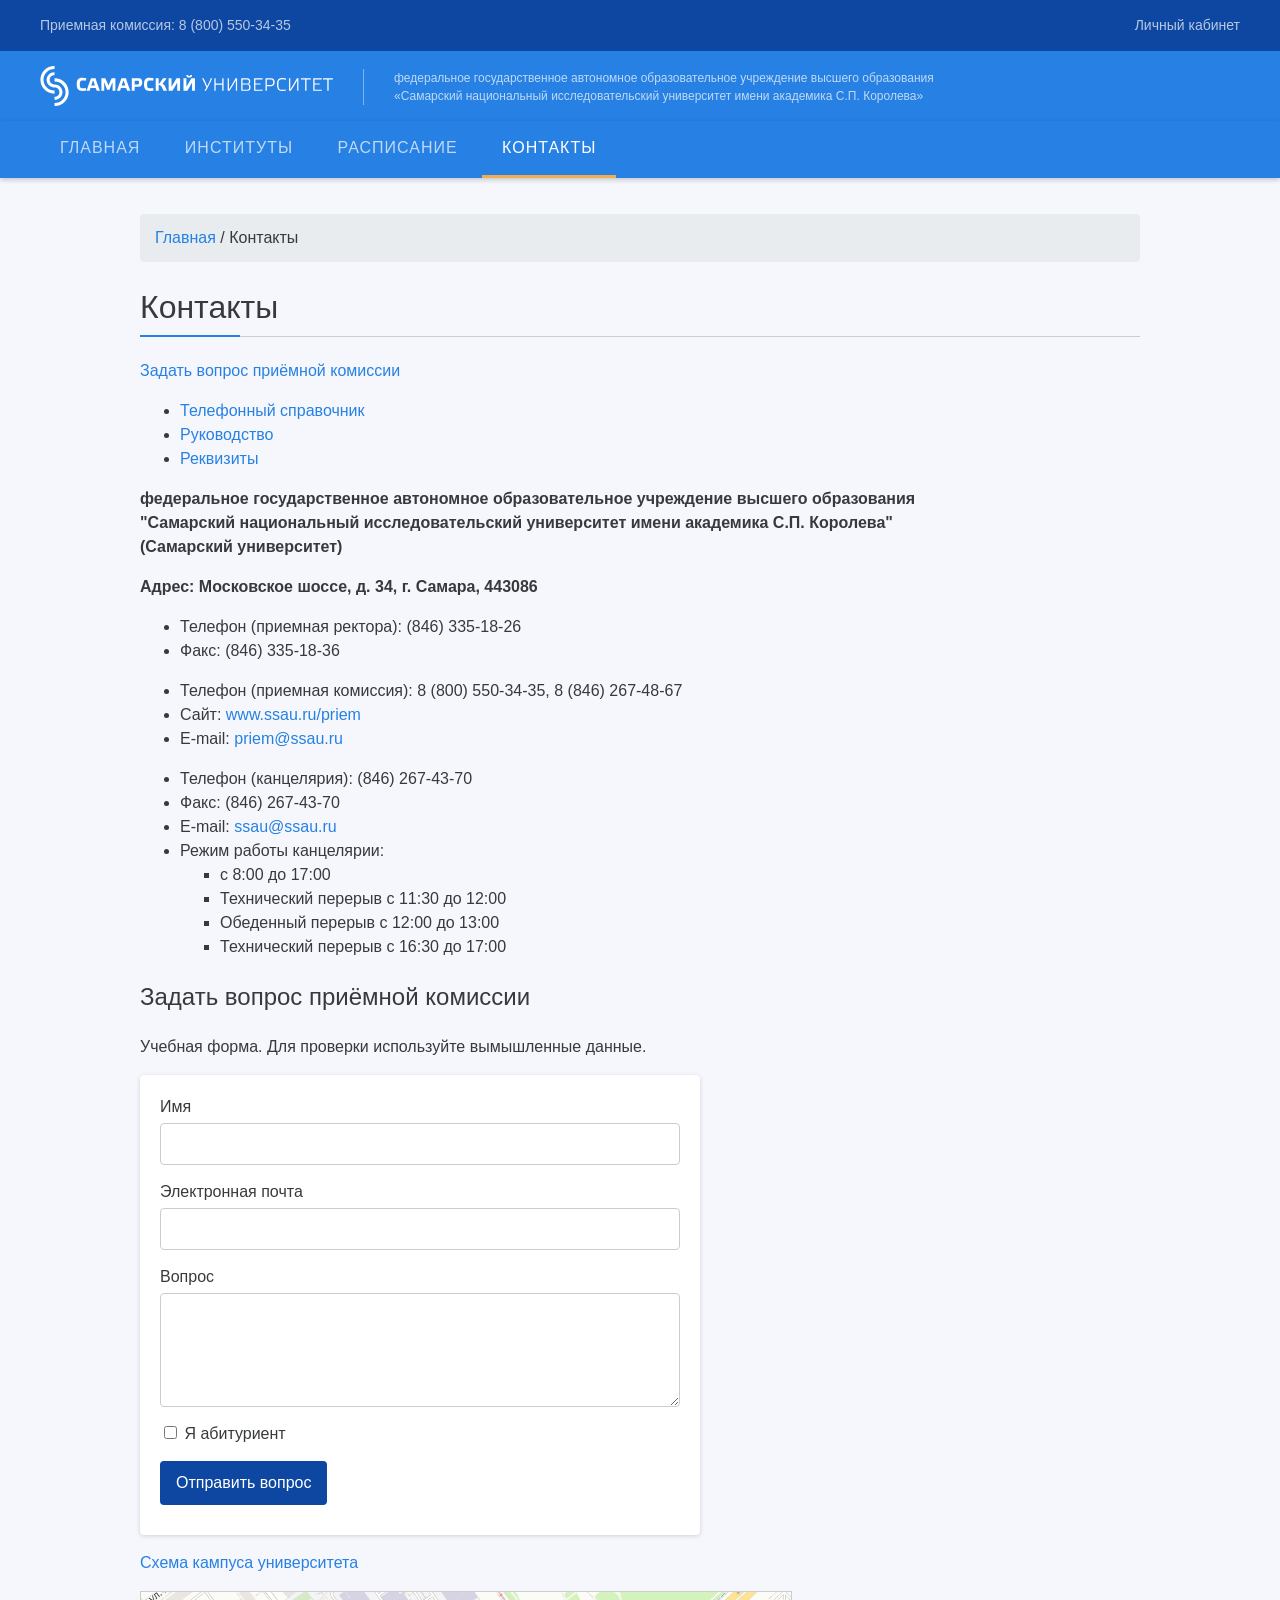
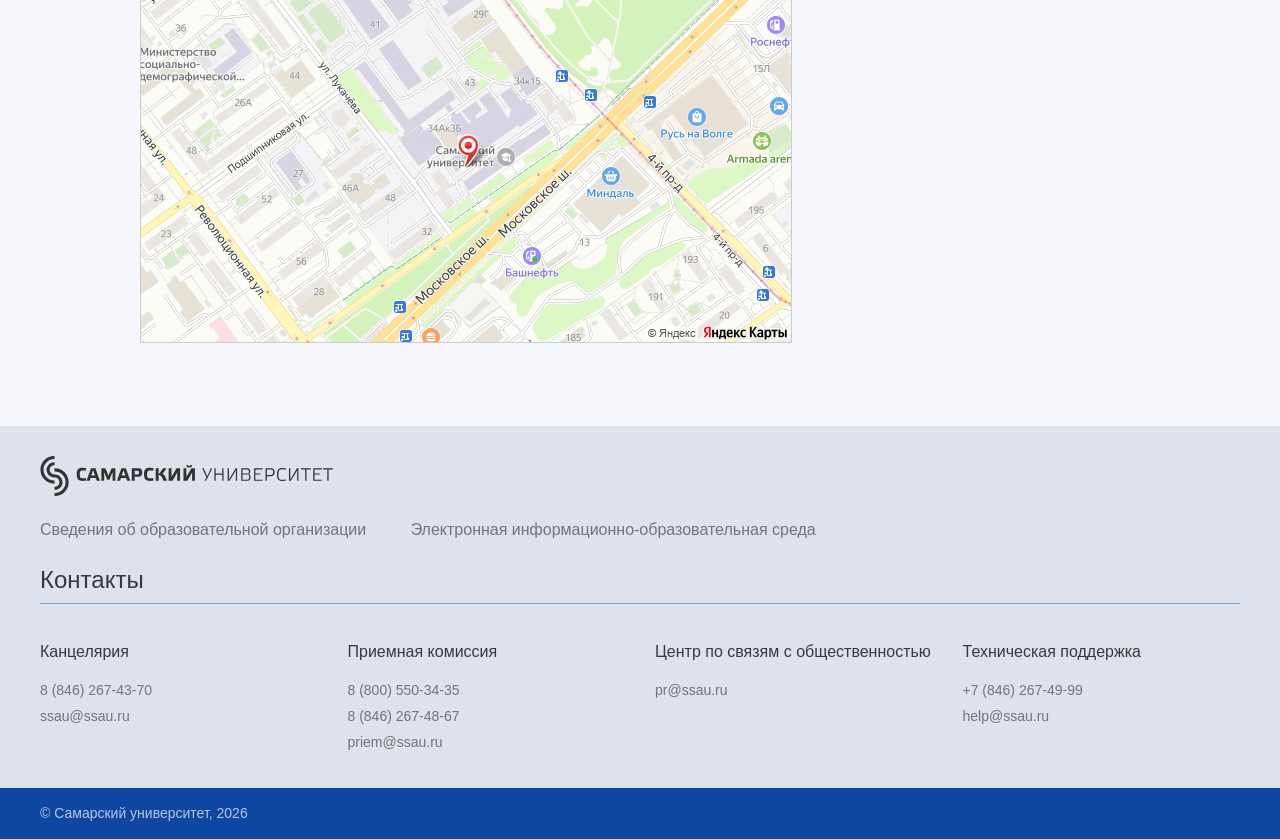
<file: lab4/contacts.html>
<!DOCTYPE html>
<html lang="ru">
<head>
    <meta charset="UTF-8">
    <meta name="viewport" content="width=device-width, initial-scale=1">
    <title>Контакты</title>
    <link rel="stylesheet" href="style.css">
    <script src="contacts.js" defer></script>
</head>
<body>
    <div id="top">
        <span>Приемная комиссия: 8 (800) 550-34-35</span>
        <a href="https://lk.ssau.ru/">Личный кабинет</a>
    </div>
    <div id="header">
        <a href="index.html"><img src="img/logo-white.svg" alt="Самарский университет" class="logo"></a>
        <p class="caption">федеральное государственное автономное образовательное учреждение высшего образования<br>
        «Самарский национальный исследовательский университет имени академика С.П. Королева»</p>
    </div>
    <nav class="menu" aria-label="Основное меню">
        <a href="index.html" class="menu__link">Главная</a>
        <a href="institutes.html" class="menu__link">Институты</a>
        <a href="schedule.html" class="menu__link">Расписание</a>
        <a href="contacts.html" class="menu__link menu__link_active" aria-current="page">Контакты</a>
    </nav>

    <div class="content">
        <p class="crumbs"><a href="index.html">Главная</a> / Контакты</p>
        <h1>Контакты</h1>
        <p><a href="#question">Задать вопрос приёмной комиссии</a></p>
        <ul>
            <li><a href="https://ssau.ru/info/contacts/continfo/">Телефонный справочник</a></li>
            <li><a href="https://ssau.ru/info/struct/adm/">Руководство</a></li>
            <li><a href="https://ssau.ru/info/contacts/pay/">Реквизиты</a></li>
        </ul>

        <p><b>федеральное государственное автономное образовательное учреждение высшего образования<br>
        "Самарский национальный исследовательский университет имени академика С.П. Королева"<br>
        (Самарский университет)</b></p>

        <b>Адрес: Московское шоссе, д. 34, г. Самара, 443086</b>
        <ul>
            <li>Телефон (приемная ректора): (846) 335-18-26</li>
            <li>Факс: (846) 335-18-36</li>
        </ul>
        <ul>
            <li>Телефон (приемная комиссия): 8 (800) 550-34-35, 8 (846) 267-48-67</li>
            <li>Сайт: <a href="https://ssau.ru/priem/">www.ssau.ru/priem</a></li>
            <li>E-mail: <a href="mailto:priem@ssau.ru">priem@ssau.ru</a></li>
        </ul>
        <ul>
            <li>Телефон (канцелярия): (846) 267-43-70</li>
            <li>Факс: (846) 267-43-70</li>
            <li>E-mail: <a href="mailto:ssau@ssau.ru">ssau@ssau.ru</a></li>
            <li>Режим работы канцелярии:
                <ul class="square">
                    <li>с 8:00 до 17:00</li>
                    <li>Технический перерыв с 11:30 до 12:00</li>
                    <li>Обеденный перерыв с 12:00 до 13:00</li>
                    <li>Технический перерыв с 16:30 до 17:00</li>
                </ul>
            </li>
        </ul>

        <h2 id="question">Задать вопрос приёмной комиссии</h2>
        <p>Учебная форма. Для проверки используйте вымышленные данные.</p>
        <form class="contact-form" action="questions" method="post">
            <label class="contact-form__label">
                Имя
                <input class="contact-form__input" type="text" name="name" maxlength="80" required>
            </label>
            <label class="contact-form__label">
                Электронная почта
                <input class="contact-form__input" type="email" name="email" maxlength="120" required>
            </label>
            <label class="contact-form__label">
                Вопрос
                <textarea class="contact-form__input" name="question" rows="4" maxlength="500" required></textarea>
            </label>
            <label class="contact-form__label">
                <input type="checkbox" name="applicant">
                Я абитуриент
            </label>
            <button class="contact-form__button" type="submit" disabled>Отправить вопрос</button>
            <p class="contact-form__status" role="status">Если кнопка неактивна, проверьте, что JavaScript включён, и обновите страницу.</p>
        </form>

        <p><a href="https://ssau.ru/info/studcity/">Схема кампуса университета</a></p>
        <p><a href="https://yandex.ru/maps/?pt=50.1767,53.2119&amp;z=16&amp;l=map"><img src="img/map.png" alt="Карта" class="map"></a></p>
    </div>

    <div id="footer">
        <img src="img/logo.svg" alt="Самарский университет" class="logo">
        <div class="footer-links">
            <a href="https://ssau.ru/sveden/">Сведения об образовательной организации</a>
            <a href="https://lk.ssau.ru/">Электронная информационно-образовательная среда</a>
        </div>
        <h2>Контакты</h2>
        <div class="footer-contacts">
            <div>
                <h3>Канцелярия</h3>
                <p>8 (846) 267-43-70</p>
                <p><a href="mailto:ssau@ssau.ru">ssau@ssau.ru</a></p>
            </div>
            <div>
                <h3>Приемная комиссия</h3>
                <p>8 (800) 550-34-35</p>
                <p>8 (846) 267-48-67</p>
                <p><a href="mailto:priem@ssau.ru">priem@ssau.ru</a></p>
            </div>
            <div>
                <h3>Центр по связям с общественностью</h3>
                <p><a href="mailto:pr@ssau.ru">pr@ssau.ru</a></p>
            </div>
            <div>
                <h3>Техническая поддержка</h3>
                <p>+7 (846) 267-49-99</p>
                <p><a href="mailto:help@ssau.ru">help@ssau.ru</a></p>
            </div>
        </div>
    </div>
    <div id="bottom">© Самарский университет, 2026</div>
</body>
</html>
</file>
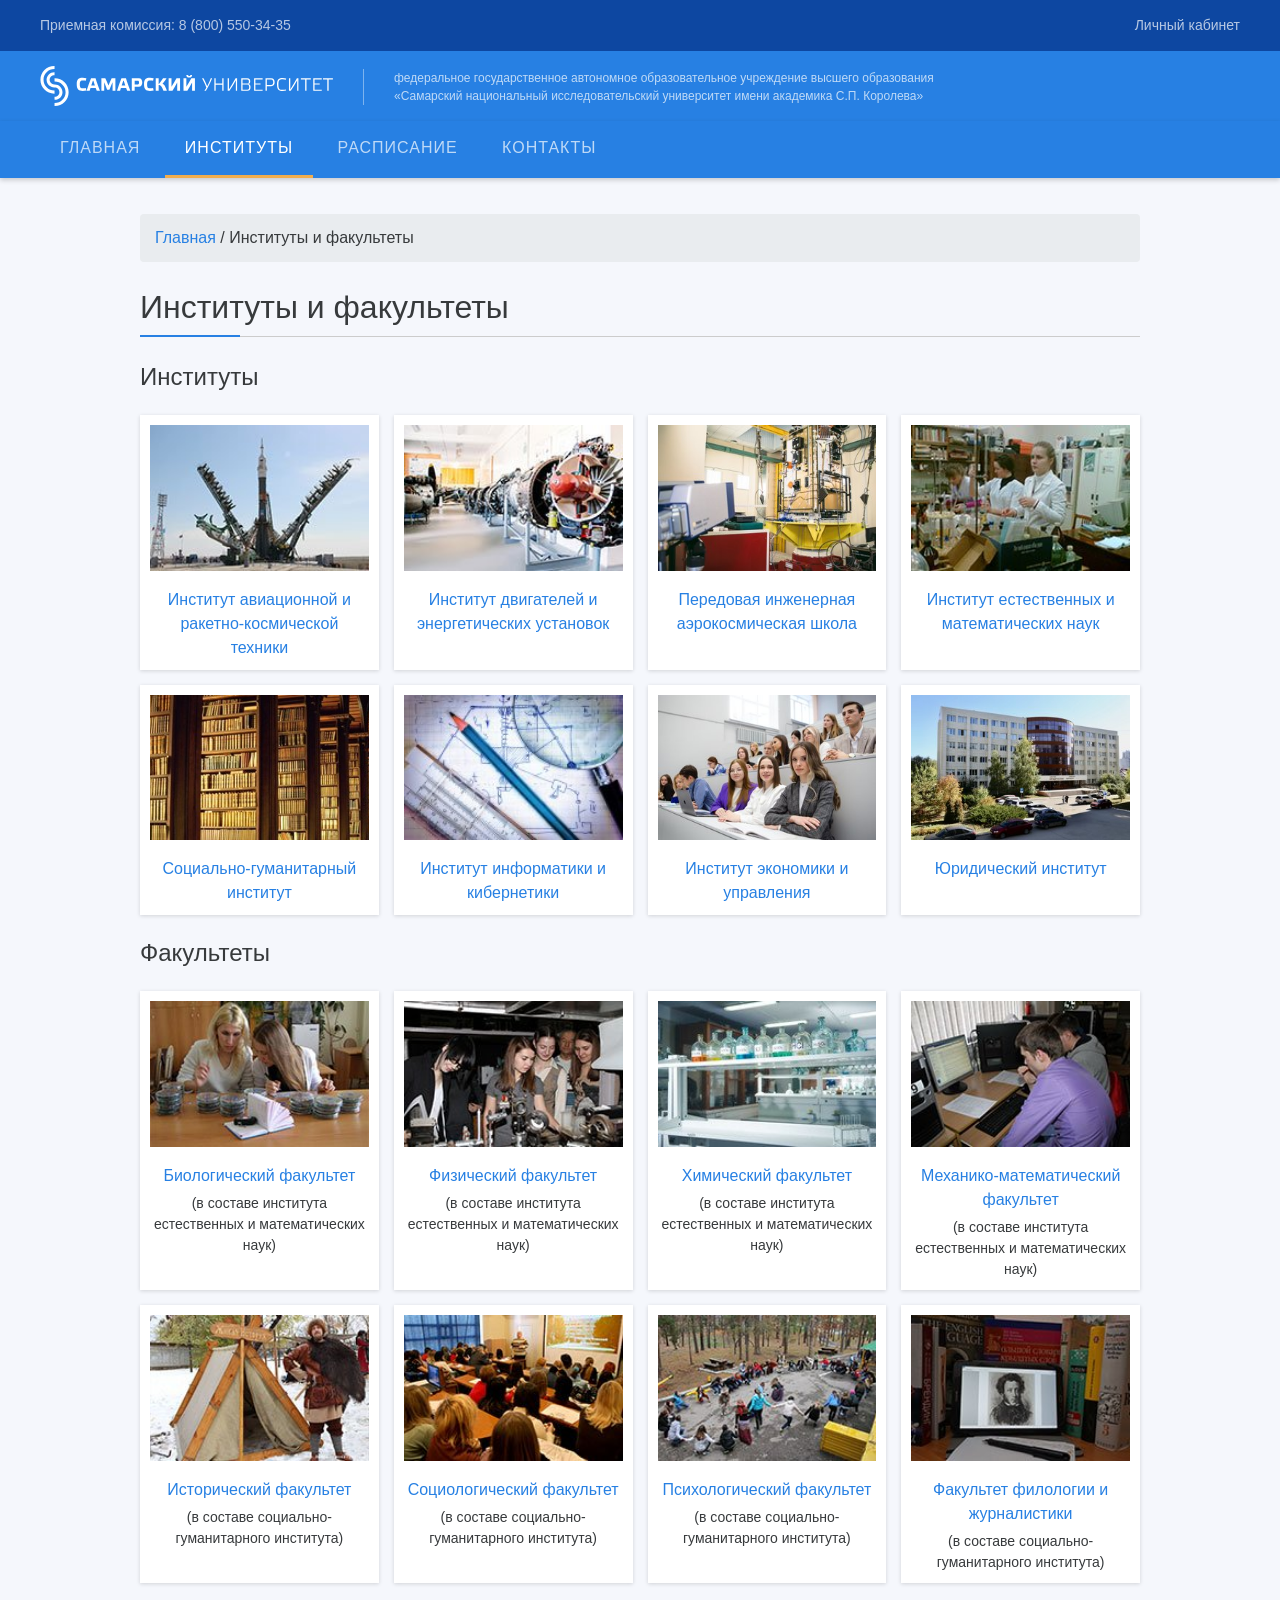
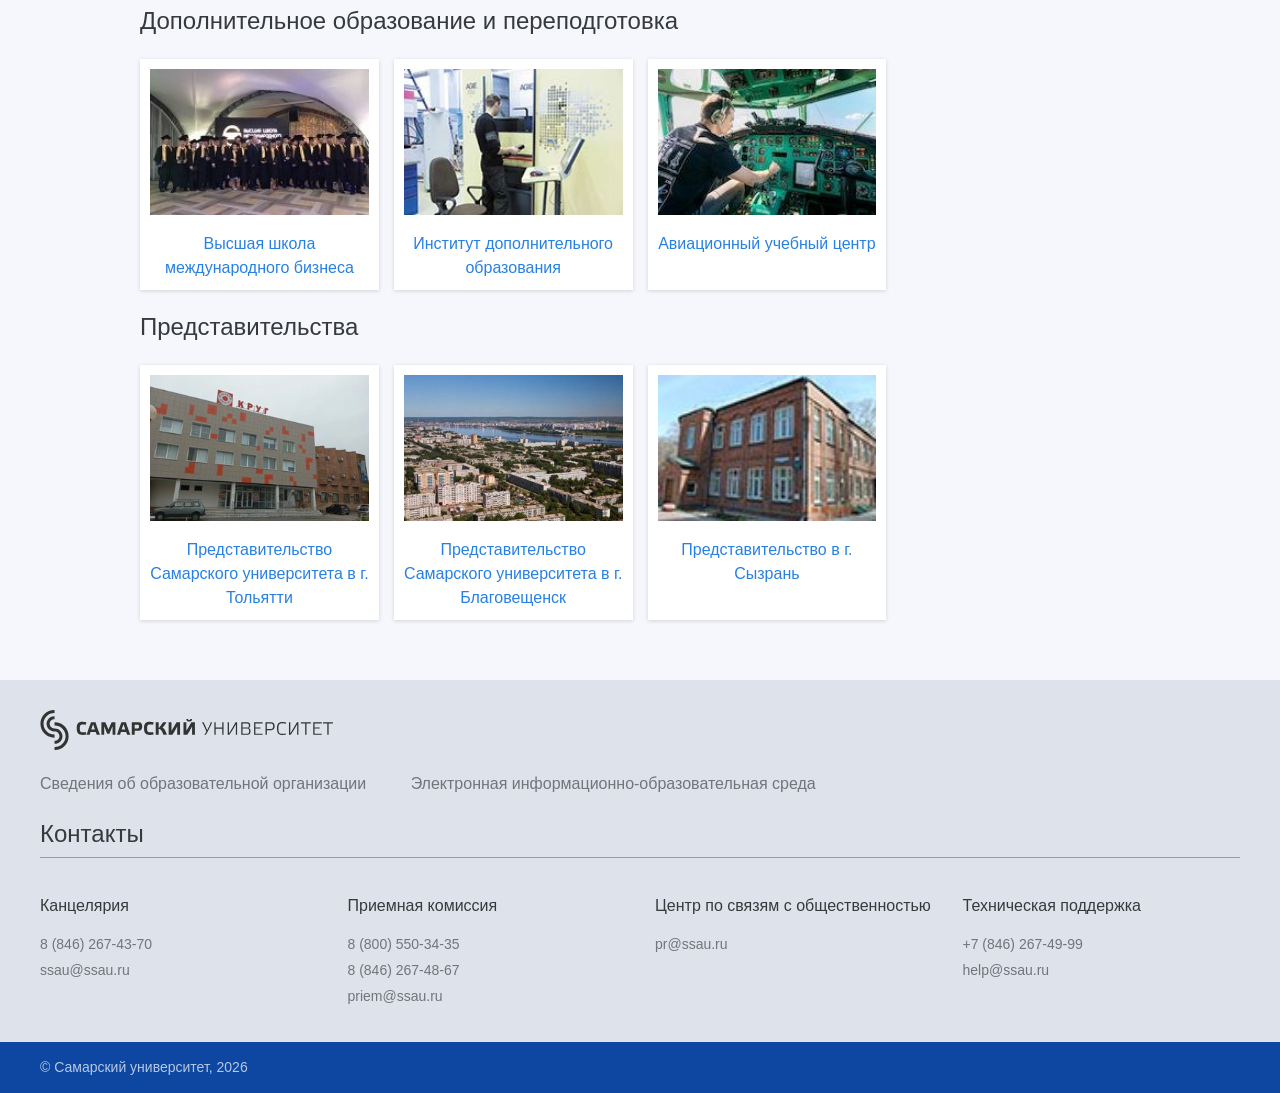
<file: lab4/institutes.html>
<!DOCTYPE html>
<html lang="ru">
<head>
    <meta charset="UTF-8">
    <meta name="viewport" content="width=device-width, initial-scale=1">
    <title>Институты и факультеты</title>
    <link rel="stylesheet" href="style.css">
</head>
<body>
    <div id="top">
        <span>Приемная комиссия: 8 (800) 550-34-35</span>
        <a href="https://lk.ssau.ru/">Личный кабинет</a>
    </div>
    <div id="header">
        <a href="index.html"><img src="img/logo-white.svg" alt="Самарский университет" class="logo"></a>
        <p class="caption">федеральное государственное автономное образовательное учреждение высшего образования<br>
        «Самарский национальный исследовательский университет имени академика С.П. Королева»</p>
    </div>
    <nav class="menu" aria-label="Основное меню">
        <a href="index.html" class="menu__link">Главная</a>
        <a href="institutes.html" class="menu__link menu__link_active" aria-current="page">Институты</a>
        <a href="schedule.html" class="menu__link">Расписание</a>
        <a href="contacts.html" class="menu__link">Контакты</a>
    </nav>

    <div class="content">
        <p class="crumbs"><a href="index.html">Главная</a> / Институты и факультеты</p>
        <h1>Институты и факультеты</h1>

        <h2>Институты</h2>
        <div class="institute-grid">
            <div class="institute-card">
                <img src="img/inst/iarkt.jpg" class="institute-card__photo" alt="Институт авиационной и ракетно-космической техники">
                <a href="https://ssau.ru/info/struct/op/faculties/arkt/" class="institute-card__link">Институт авиационной и ракетно-космической техники</a>
            </div>
            <div class="institute-card">
                <img src="img/inst/ideu.jpg" class="institute-card__photo" alt="Институт двигателей и энергетических установок">
                <a href="https://ssau.ru/info/struct/op/faculties/deu/" class="institute-card__link">Институт двигателей и энергетических установок</a>
            </div>
            <div class="institute-card">
                <img src="img/inst/piash.jpg" class="institute-card__photo" alt="Передовая инженерная аэрокосмическая школа">
                <a href="https://ssau.ru/info/struct/op/faculties/piash/" class="institute-card__link">Передовая инженерная аэрокосмическая школа</a>
            </div>
            <div class="institute-card">
                <img src="img/inst/iemn.jpg" class="institute-card__photo" alt="Институт естественных и математических наук">
                <a href="https://ssau.ru/info/struct/op/faculties/en/" class="institute-card__link">Институт естественных и математических наук</a>
            </div>
            <div class="institute-card">
                <img src="img/inst/sgi.jpg" class="institute-card__photo" alt="Социально-гуманитарный институт">
                <a href="https://ssau.ru/info/struct/op/faculties/cg/" class="institute-card__link">Социально-гуманитарный институт</a>
            </div>
            <div class="institute-card">
                <img src="img/inst/iik.jpg" class="institute-card__photo" alt="Институт информатики и кибернетики">
                <a href="https://ssau.ru/info/struct/op/faculties/iime/" class="institute-card__link">Институт информатики и кибернетики</a>
            </div>
            <div class="institute-card">
                <img src="img/inst/ieu.jpg" class="institute-card__photo" alt="Институт экономики и управления">
                <a href="https://ssau.ru/info/struct/op/faculties/em/" class="institute-card__link">Институт экономики и управления</a>
            </div>
            <div class="institute-card">
                <img src="img/inst/ui.jpg" class="institute-card__photo" alt="Юридический институт">
                <a href="https://ssau.ru/info/struct/op/faculties/lexf/" class="institute-card__link">Юридический институт</a>
            </div>
        </div>

        <h2>Факультеты</h2>
        <div class="institute-grid">
            <div class="institute-card">
                <img src="img/inst/bio.jpg" class="institute-card__photo" alt="Биологический факультет">
                <a href="https://ssau.ru/info/struct/op/faculties/bf/" class="institute-card__link">Биологический факультет</a>
                <p class="institute-card__note">(в составе института естественных и математических наук)</p>
            </div>
            <div class="institute-card">
                <img src="img/inst/phys.jpg" class="institute-card__photo" alt="Физический факультет">
                <a href="https://ssau.ru/info/struct/op/faculties/physf/" class="institute-card__link">Физический факультет</a>
                <p class="institute-card__note">(в составе института естественных и математических наук)</p>
            </div>
            <div class="institute-card">
                <img src="img/inst/chem.jpg" class="institute-card__photo" alt="Химический факультет">
                <a href="https://ssau.ru/info/struct/op/faculties/chemfac/" class="institute-card__link">Химический факультет</a>
                <p class="institute-card__note">(в составе института естественных и математических наук)</p>
            </div>
            <div class="institute-card">
                <img src="img/inst/mmf.jpg" class="institute-card__photo" alt="Механико-математический факультет">
                <a href="https://ssau.ru/info/struct/op/faculties/mmf/" class="institute-card__link">Механико-математический факультет</a>
                <p class="institute-card__note">(в составе института естественных и математических наук)</p>
            </div>
            <div class="institute-card">
                <img src="img/inst/hist.jpg" class="institute-card__photo" alt="Исторический факультет">
                <a href="https://ssau.ru/info/struct/op/faculties/hist_f/" class="institute-card__link">Исторический факультет</a>
                <p class="institute-card__note">(в составе социально-гуманитарного института)</p>
            </div>
            <div class="institute-card">
                <img src="img/inst/soc.jpg" class="institute-card__photo" alt="Социологический факультет">
                <a href="https://ssau.ru/info/struct/op/faculties/socf/" class="institute-card__link">Социологический факультет</a>
                <p class="institute-card__note">(в составе социально-гуманитарного института)</p>
            </div>
            <div class="institute-card">
                <img src="img/inst/psy.jpg" class="institute-card__photo" alt="Психологический факультет">
                <a href="https://ssau.ru/info/struct/op/faculties/psf/" class="institute-card__link">Психологический факультет</a>
                <p class="institute-card__note">(в составе социально-гуманитарного института)</p>
            </div>
            <div class="institute-card">
                <img src="img/inst/fil.jpg" class="institute-card__photo" alt="Факультет филологии и журналистики">
                <a href="https://ssau.ru/info/struct/op/faculties/filfac/" class="institute-card__link">Факультет филологии и журналистики</a>
                <p class="institute-card__note">(в составе социально-гуманитарного института)</p>
            </div>
        </div>

        <h2>Дополнительное образование и переподготовка</h2>
        <div class="institute-grid">
            <div class="institute-card">
                <img src="img/inst/vshmb.jpg" class="institute-card__photo" alt="Высшая школа международного бизнеса">
                <a href="https://ssau.ru/info/struct/op/faculties/vsmb/" class="institute-card__link">Высшая школа международного бизнеса</a>
            </div>
            <div class="institute-card">
                <img src="img/inst/ido.jpg" class="institute-card__photo" alt="Институт дополнительного образования">
                <a href="https://ssau.ru/info/struct/op/faculties/idpo/" class="institute-card__link">Институт дополнительного образования</a>
            </div>
            <div class="institute-card">
                <img src="img/inst/auc.jpg" class="institute-card__photo" alt="Авиационный учебный центр">
                <a href="https://ssau.ru/info/struct/op/faculties/" class="institute-card__link">Авиационный учебный центр</a>
            </div>
        </div>

        <h2>Представительства</h2>
        <div class="institute-grid">
            <div class="institute-card">
                <img src="img/inst/tolyatti.jpg" class="institute-card__photo" alt="Представительство Самарского университета в г. Тольятти">
                <a href="https://ssau.ru/info/struct/op/faculties/tolyatti/" class="institute-card__link">Представительство Самарского университета в г. Тольятти</a>
            </div>
            <div class="institute-card">
                <img src="img/inst/blag.jpg" class="institute-card__photo" alt="Представительство Самарского университета в г. Благовещенск">
                <a href="https://ssau.ru/info/struct/op/faculties/blagoveshhensk/" class="institute-card__link">Представительство Самарского университета в г. Благовещенск</a>
            </div>
            <div class="institute-card">
                <img src="img/inst/syzran.jpg" class="institute-card__photo" alt="Представительство в г. Сызрань">
                <a href="https://ssau.ru/info/struct/op/faculties/sizran/" class="institute-card__link">Представительство в г. Сызрань</a>
            </div>
        </div>
    </div>

    <div id="footer">
        <img src="img/logo.svg" alt="Самарский университет" class="logo">
        <div class="footer-links">
            <a href="https://ssau.ru/sveden/">Сведения об образовательной организации</a>
            <a href="https://lk.ssau.ru/">Электронная информационно-образовательная среда</a>
        </div>
        <h2>Контакты</h2>
        <div class="footer-contacts">
            <div>
                <h3>Канцелярия</h3>
                <p>8 (846) 267-43-70</p>
                <p><a href="mailto:ssau@ssau.ru">ssau@ssau.ru</a></p>
            </div>
            <div>
                <h3>Приемная комиссия</h3>
                <p>8 (800) 550-34-35</p>
                <p>8 (846) 267-48-67</p>
                <p><a href="mailto:priem@ssau.ru">priem@ssau.ru</a></p>
            </div>
            <div>
                <h3>Центр по связям с общественностью</h3>
                <p><a href="mailto:pr@ssau.ru">pr@ssau.ru</a></p>
            </div>
            <div>
                <h3>Техническая поддержка</h3>
                <p>+7 (846) 267-49-99</p>
                <p><a href="mailto:help@ssau.ru">help@ssau.ru</a></p>
            </div>
        </div>
    </div>
    <div id="bottom">© Самарский университет, 2026</div>
</body>
</html>
</file>
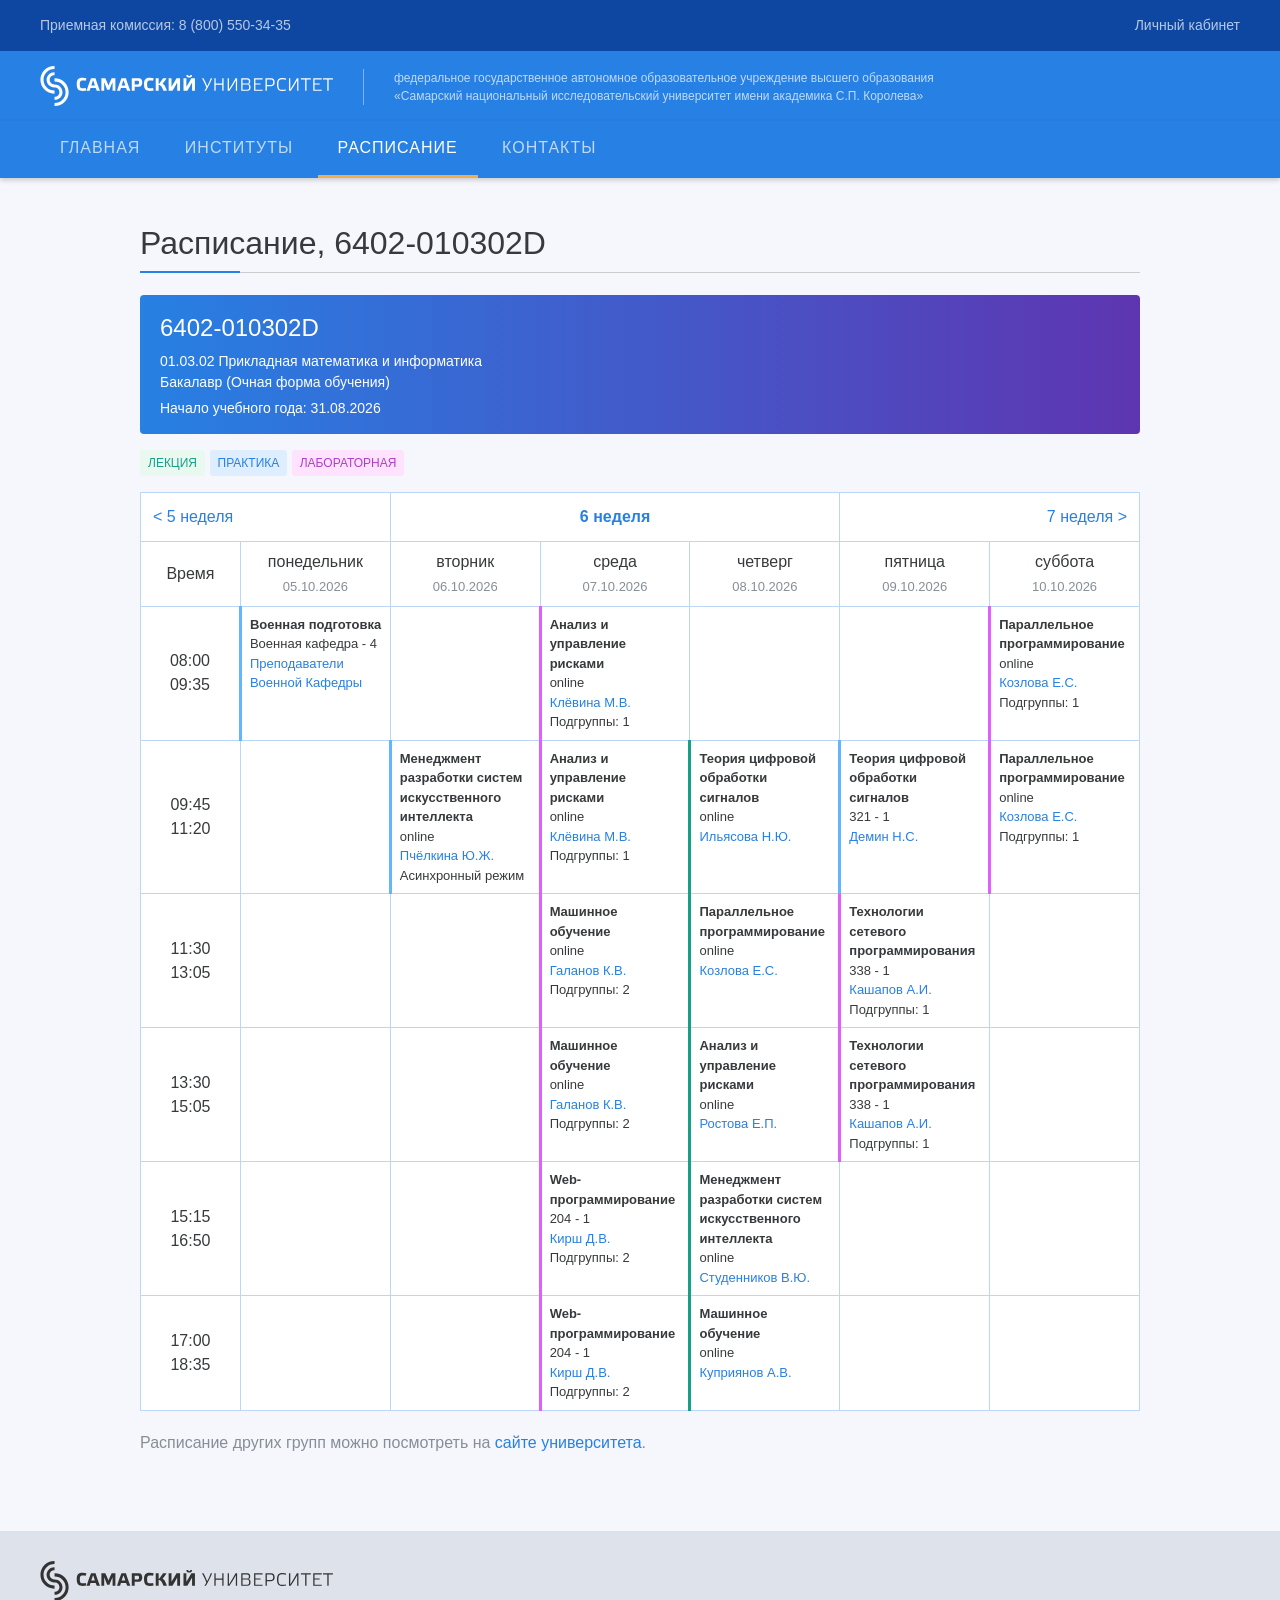
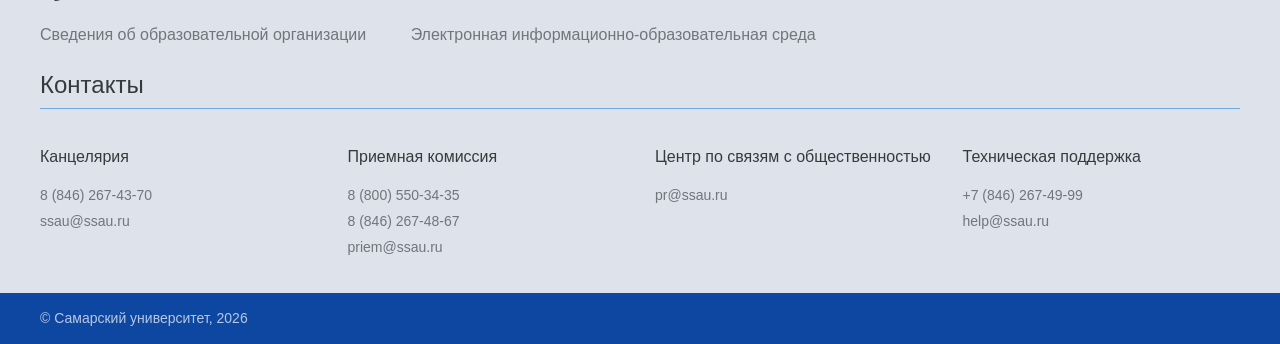
<file: lab4/schedule.html>
<!DOCTYPE html>
<html lang="ru">
<head>
    <meta charset="UTF-8">
    <meta name="viewport" content="width=device-width, initial-scale=1">
    <title>Расписание</title>
    <link rel="stylesheet" href="style.css">
</head>
<body>
    <div id="top">
        <span>Приемная комиссия: 8 (800) 550-34-35</span>
        <a href="https://lk.ssau.ru/">Личный кабинет</a>
    </div>
    <div id="header">
        <a href="index.html"><img src="img/logo-white.svg" alt="Самарский университет" class="logo"></a>
        <p class="caption">федеральное государственное автономное образовательное учреждение высшего образования<br>
        «Самарский национальный исследовательский университет имени академика С.П. Королева»</p>
    </div>
    <nav class="menu" aria-label="Основное меню">
        <a href="index.html" class="menu__link">Главная</a>
        <a href="institutes.html" class="menu__link">Институты</a>
        <a href="schedule.html" class="menu__link menu__link_active" aria-current="page">Расписание</a>
        <a href="contacts.html" class="menu__link">Контакты</a>
    </nav>

    <div class="content">
        <h1>Расписание, 6402-010302D</h1>

        <div class="group">
            <h2>6402-010302D</h2>
            <p>01.03.02 Прикладная математика и информатика<br>Бакалавр (Очная форма обучения)</p>
            <p>Начало учебного года: 31.08.2026</p>
        </div>

        <p class="legend">
            <span class="chip lec">Лекция</span>
            <span class="chip pr">Практика</span>
            <span class="chip lab">Лабораторная</span>
        </p>

        <div class="schedule-scroll" tabindex="0" role="region" aria-label="Расписание на неделю">
            <table class="schedule">
                <tr class="week">
                    <td colspan="2" class="left">&lt; 5 неделя</td>
                    <td colspan="3" class="center"><b>6 неделя</b></td>
                    <td colspan="2" class="right">7 неделя &gt;</td>
                </tr>
                <tr>
                    <th>Время</th>
                    <th>понедельник<br><span class="date">05.10.2026</span></th>
                    <th>вторник<br><span class="date">06.10.2026</span></th>
                    <th>среда<br><span class="date">07.10.2026</span></th>
                    <th>четверг<br><span class="date">08.10.2026</span></th>
                    <th>пятница<br><span class="date">09.10.2026</span></th>
                    <th>суббота<br><span class="date">10.10.2026</span></th>
                </tr>
                <tr>
                    <td class="time center">08:00<br>09:35</td>
                    <td class="lesson pr"><b>Военная подготовка</b><br>Военная кафедра - 4<br><span class="teacher">Преподаватели Военной Кафедры</span></td>
                    <td></td>
                    <td class="lesson lab"><b>Анализ и управление рисками</b><br>online<br><span class="teacher">Клёвина М.В.</span><br>Подгруппы: 1</td>
                    <td></td>
                    <td></td>
                    <td class="lesson lab"><b>Параллельное программирование</b><br>online<br><span class="teacher">Козлова Е.С.</span><br>Подгруппы: 1</td>
                </tr>
                <tr>
                    <td class="time center">09:45<br>11:20</td>
                    <td></td>
                    <td class="lesson pr"><b>Менеджмент разработки систем искусственного интеллекта</b><br>online<br><span class="teacher">Пчёлкина Ю.Ж.</span><br>Асинхронный режим</td>
                    <td class="lesson lab"><b>Анализ и управление рисками</b><br>online<br><span class="teacher">Клёвина М.В.</span><br>Подгруппы: 1</td>
                    <td class="lesson lec"><b>Теория цифровой обработки сигналов</b><br>online<br><span class="teacher">Ильясова Н.Ю.</span></td>
                    <td class="lesson pr"><b>Теория цифровой обработки сигналов</b><br>321 - 1<br><span class="teacher">Демин Н.С.</span></td>
                    <td class="lesson lab"><b>Параллельное программирование</b><br>online<br><span class="teacher">Козлова Е.С.</span><br>Подгруппы: 1</td>
                </tr>
                <tr>
                    <td class="time center">11:30<br>13:05</td>
                    <td></td>
                    <td></td>
                    <td class="lesson lab"><b>Машинное обучение</b><br>online<br><span class="teacher">Галанов К.В.</span><br>Подгруппы: 2</td>
                    <td class="lesson lec"><b>Параллельное программирование</b><br>online<br><span class="teacher">Козлова Е.С.</span></td>
                    <td class="lesson lab"><b>Технологии сетевого программирования</b><br>338 - 1<br><span class="teacher">Кашапов А.И.</span><br>Подгруппы: 1</td>
                    <td></td>
                </tr>
                <tr>
                    <td class="time center">13:30<br>15:05</td>
                    <td></td>
                    <td></td>
                    <td class="lesson lab"><b>Машинное обучение</b><br>online<br><span class="teacher">Галанов К.В.</span><br>Подгруппы: 2</td>
                    <td class="lesson lec"><b>Анализ и управление рисками</b><br>online<br><span class="teacher">Ростова Е.П.</span></td>
                    <td class="lesson lab"><b>Технологии сетевого программирования</b><br>338 - 1<br><span class="teacher">Кашапов А.И.</span><br>Подгруппы: 1</td>
                    <td></td>
                </tr>
                <tr>
                    <td class="time center">15:15<br>16:50</td>
                    <td></td>
                    <td></td>
                    <td class="lesson lab"><b>Web-программирование</b><br>204 - 1<br><span class="teacher">Кирш Д.В.</span><br>Подгруппы: 2</td>
                    <td class="lesson lec"><b>Менеджмент разработки систем искусственного интеллекта</b><br>online<br><span class="teacher">Студенников В.Ю.</span></td>
                    <td></td>
                    <td></td>
                </tr>
                <tr>
                    <td class="time center">17:00<br>18:35</td>
                    <td></td>
                    <td></td>
                    <td class="lesson lab"><b>Web-программирование</b><br>204 - 1<br><span class="teacher">Кирш Д.В.</span><br>Подгруппы: 2</td>
                    <td class="lesson lec"><b>Машинное обучение</b><br>online<br><span class="teacher">Куприянов А.В.</span></td>
                    <td></td>
                    <td></td>
                </tr>
            </table>
        </div>

        <p class="note">Расписание других групп можно посмотреть на <a href="https://ssau.ru/rasp">сайте университета</a>.</p>
    </div>

    <div id="footer">
        <img src="img/logo.svg" alt="Самарский университет" class="logo">
        <div class="footer-links">
            <a href="https://ssau.ru/sveden/">Сведения об образовательной организации</a>
            <a href="https://lk.ssau.ru/">Электронная информационно-образовательная среда</a>
        </div>
        <h2>Контакты</h2>
        <div class="footer-contacts">
            <div>
                <h3>Канцелярия</h3>
                <p>8 (846) 267-43-70</p>
                <p><a href="mailto:ssau@ssau.ru">ssau@ssau.ru</a></p>
            </div>
            <div>
                <h3>Приемная комиссия</h3>
                <p>8 (800) 550-34-35</p>
                <p>8 (846) 267-48-67</p>
                <p><a href="mailto:priem@ssau.ru">priem@ssau.ru</a></p>
            </div>
            <div>
                <h3>Центр по связям с общественностью</h3>
                <p><a href="mailto:pr@ssau.ru">pr@ssau.ru</a></p>
            </div>
            <div>
                <h3>Техническая поддержка</h3>
                <p>+7 (846) 267-49-99</p>
                <p><a href="mailto:help@ssau.ru">help@ssau.ru</a></p>
            </div>
        </div>
    </div>
    <div id="bottom">© Самарский университет, 2026</div>
</body>
</html>
</file>
<file: lab2/style.css>
body {
    margin: 0;
    font-family: Arial, sans-serif;
    background-color: #f5f7fc;
    color: #373a3c;
    line-height: 1.5;
}

h1 {
    position: relative;
    font-weight: normal;
    border-bottom: 1px solid #ccc;
    padding-bottom: 5px;
}

h1::after {
    content: "";
    position: absolute;
    left: 0;
    bottom: -1px;
    width: 100px;
    height: 2px;
    background-color: #2780e3;
}

h2 {
    font-weight: normal;
}

a {
    color: #2780e3;
    text-decoration: none;
}

a:hover {
    text-decoration: underline;
}

.crumbs {
    background-color: #e9ecef;
    padding: 12px 15px;
    border-radius: 4px;
}

#top {
    background-color: #0d47a1;
    color: rgba(255, 255, 255, 0.7);
    padding: 15px 40px;
    font-size: 14px;
}

#top a {
    float: right;
    color: rgba(255, 255, 255, 0.7);
    text-decoration: none;
}

#top a:hover {
    color: white;
}

#header {
    background-color: #2780e3;
    padding: 15px 40px;
    overflow: hidden;
}

.logo {
    height: 40px;
    float: left;
}

.caption {
    float: left;
    margin: 3px 0 0 30px;
    padding-left: 30px;
    border-left: 1px solid rgba(255, 255, 255, 0.4);
    font-size: 12px;
    color: rgba(255, 255, 255, 0.7);
}



#menu {
    background-color: #2780e3;
    padding: 0 40px;
    box-shadow: 0 2px 5px rgba(0, 0, 0, 0.2);
}

#menu a {
    display: inline-block;
    color: rgba(255, 255, 255, 0.7);
    text-decoration: none;
    text-transform: uppercase;
    letter-spacing: 1px;
    padding: 15px 20px;
}

#menu a:hover {
    color: #f0ad4e;
}

#menu a.active {
    color: white;
    border-bottom: 3px solid #f0ad4e;
}

.content {
    width: 1000px;
    margin: 0 auto;
    padding: 20px;
}

.banner {
    display: block;
    width: 100%;
}

.main {
    display: flex;
    gap: 30px;
}

.news-col {
    width: 66%;
}

.ads-col {
    width: 34%;
}

.news {
    display: flex;
    flex-wrap: wrap;
    gap: 20px;
}

.card {
    box-sizing: border-box;
    background-color: white;
    padding: 15px;
    width: calc(50% - 10px);
    box-shadow: 0 1px 4px rgba(0, 0, 0, 0.15);
}

.card img {
    display: block;
    width: 100%;
    margin-bottom: 10px;
}

.card h3 {
    font-size: 16px;
    font-weight: normal;
}

.card h3 a {
    color: #373a3c;
    text-decoration: none;
}

.card h3 a:hover {
    color: #2780e3;
}

.ad {
    background-color: white;
    border-top: 4px solid #2780e3;
    padding: 15px;
    margin-bottom: 15px;
    box-shadow: 0 1px 4px rgba(0, 0, 0, 0.15);
}

.ad a {
    display: block;
    margin-top: 5px;
    color: #373a3c;
}

.date {
    color: #868e96;
    font-size: 13px;
}

.grid {
    display: flex;
    flex-wrap: wrap;
    gap: 10px;
}

.item {
    background-color: white;
    width: 195px;
    padding: 10px;
    text-align: center;
    box-shadow: 0 1px 4px rgba(0, 0, 0, 0.15);
}

.item img {
    width: 180px;
    height: 120px;
}

.item a {
    display: block;
    margin-top: 10px;
    text-decoration: none;
}

.item a:hover {
    text-decoration: underline;
}

.item p {
    margin: 5px 0 0;
    font-size: 14px;
}

.square {
    list-style-type: square;
}

.group {
    background: linear-gradient(90deg, #2780e3, #5e35b1);
    color: white;
    padding: 10px 20px;
    border-radius: 4px;
}

.group h2 {
    font-weight: normal;
    margin: 5px 0;
}

.group p {
    font-size: 14px;
    margin: 5px 0;
}

.chip {
    display: inline-block;
    padding: 4px 8px;
    font-size: 12px;
    text-transform: uppercase;
    border-radius: 3px;
}

.chip.lec {
    background-color: #eaf9f0;
    color: #16a086;
}

.chip.pr {
    background-color: #dfeeff;
    color: #2780e3;
}

.chip.lab {
    background-color: #ffe2fe;
    color: #b03cc9;
}

table {
    border-collapse: collapse;
    width: 100%;
    background-color: white;
    box-shadow: 0 1px 4px rgba(0, 0, 0, 0.15);
}

th {
    font-weight: normal;
    padding: 8px;
    border: 1px solid #bcd6f5;
}

td {
    border: 1px solid #bcd6f5;
    padding: 8px;
}

.week td {
    color: #2780e3;
    padding: 12px;
}

.time {
    width: 50px;
}

.lesson {
    vertical-align: top;
    font-size: 13px;
    width: 15%;
}

td.lec {
    border-left: 3px solid #16a086;
}

td.pr {
    border-left: 3px solid #64b5ff;
}

td.lab {
    border-left: 3px solid #df5fff;
}

.teacher {
    color: #2780e3;
}

.left {
    text-align: left;
}

.center {
    text-align: center;
}

.right {
    text-align: right;
}

.note {
    margin-top: 20px;
    color: #868e96;
}

#footer {
    background-color: #dee2ea;
    color: #6f767c;
    padding: 30px 40px;
    margin-top: 40px;
}

#footer .logo {
    float: none;
}

.footer-links a {
    display: inline-block;
    margin: 15px 40px 0 0;
    color: #6f767c;
}

#footer h2 {
    color: #373a3c;
    border-bottom: 1px solid rgba(39, 128, 227, 0.6);
    padding-bottom: 5px;
}

.footer-contacts {
    display: flex;
    gap: 30px;
}

.footer-contacts div {
    width: 25%;
}

.footer-contacts h3 {
    color: #373a3c;
    font-weight: normal;
    font-size: 16px;
}

.footer-contacts p {
    margin: 5px 0;
    font-size: 14px;
}

.footer-contacts a {
    color: #6f767c;
}

#bottom {
    background-color: #0d47a1;
    color: rgba(255, 255, 255, 0.7);
    padding: 15px 40px;
    font-size: 14px;
}

.map {
    border: 1px solid #ccc;
}
</file>
<file: lab4/style.css>
:root {
    --page-bg: #f5f7fc;
    --text: #373a3c;
    --border: #ccc;
    --blue: #2780e3;
    --crumb-bg: #e9ecef;
    --dark-blue: #0d47a1;
    --light-text: rgba(255, 255, 255, 0.7);
    --white: white;
    --header-divider: rgba(255, 255, 255, 0.4);
    --menu-shadow: rgba(0, 0, 0, 0.2);
    --accent: #f0ad4e;
    --card-shadow: rgba(0, 0, 0, 0.15);
    --muted: #868e96;
    --purple: #5e35b1;
    --lecture-bg: #eaf9f0;
    --lecture: #16a086;
    --practice-bg: #dfeeff;
    --lab-bg: #ffe2fe;
    --lab-text: #b03cc9;
    --table-border: #bcd6f5;
    --practice: #64b5ff;
    --lab: #df5fff;
    --footer-bg: #dee2ea;
    --footer-text: #6f767c;
    --footer-divider: rgba(39, 128, 227, 0.6);
}

body {
    margin: 0;
    font-family: Arial, sans-serif;
    background-color: var(--page-bg);
    color: var(--text);
    line-height: 1.5;
}

h1 {
    position: relative;
    font-weight: normal;
    border-bottom: 1px solid var(--border);
    padding-bottom: 5px;
}

h1::after {
    content: "";
    position: absolute;
    left: 0;
    bottom: -1px;
    width: 100px;
    height: 2px;
    background-color: var(--blue);
}

h2 {
    font-weight: normal;
}

a {
    color: var(--blue);
    text-decoration: none;
}

a:hover {
    text-decoration: underline;
}

.crumbs {
    background-color: var(--crumb-bg);
    padding: 12px 15px;
    border-radius: 4px;
}

#top {
    background-color: var(--dark-blue);
    color: var(--light-text);
    padding: 15px 40px;
    font-size: 14px;
}

#top a {
    float: right;
    color: var(--light-text);
    text-decoration: none;
}

#top a:hover {
    color: var(--white);
}

#header {
    background-color: var(--blue);
    padding: 15px 40px;
    overflow: hidden;
}

.logo {
    height: 40px;
    max-width: 100%;
    float: left;
    object-fit: contain;
    object-position: left;
}

.caption {
    float: left;
    margin: 3px 0 0 30px;
    padding-left: 30px;
    border-left: 1px solid var(--header-divider);
    font-size: 12px;
    color: var(--light-text);
}

.menu {
    background-color: var(--blue);
    padding: 0 40px;
    box-shadow: 0 2px 5px var(--menu-shadow);
}

.menu__link {
    display: inline-block;
    color: var(--light-text);
    text-decoration: none;
    text-transform: uppercase;
    letter-spacing: 1px;
    padding: 15px 20px;
}

.menu__link:hover {
    color: var(--accent);
}

.menu__link_active,
.menu__link_active:hover {
    color: var(--white);
    border-bottom: 3px solid var(--accent);
}

.content {
    box-sizing: border-box;
    max-width: 1040px;
    margin: 0 auto;
    padding: 20px;
}

.banner {
    display: block;
    width: 100%;
}

.banner_animated {
    animation: banner-appear 1.2s ease-in-out;
}

@keyframes banner-appear {
    from {
        opacity: 0.25;
        clip-path: inset(8% 12% round 18px);
        transform: translateY(28px);
    }
    to {
        opacity: 1;
        clip-path: inset(0 round 0);
        transform: translateY(0);
    }
}

@media (prefers-reduced-motion: reduce) {
    .banner_animated {
        animation: none;
    }
}

.main {
    display: flex;
    gap: 30px;
}

.news-col {
    flex: 2;
    min-width: 0;
}

.ads-col {
    flex: 1;
    min-width: 0;
}

.news {
    display: flex;
    flex-wrap: wrap;
    gap: 20px;
}

.card {
    box-sizing: border-box;
    background-color: var(--white);
    padding: 15px;
    width: calc(50% - 10px);
    box-shadow: 0 1px 4px var(--card-shadow);
}

.card img {
    display: block;
    width: 100%;
    margin-bottom: 10px;
}

.card h3 {
    font-size: 16px;
    font-weight: normal;
}

.card h3 a {
    color: var(--text);
    text-decoration: none;
}

.card h3 a:hover {
    color: var(--blue);
}

.ad {
    background-color: var(--white);
    border-top: 4px solid var(--blue);
    padding: 15px;
    margin-bottom: 15px;
    box-shadow: 0 1px 4px var(--card-shadow);
}

.ad a {
    display: block;
    margin-top: 5px;
    color: var(--text);
}

.date {
    color: var(--muted);
    font-size: 13px;
}

.institute-grid {
    display: grid;
    grid-template-columns: repeat(4, minmax(0, 1fr));
    gap: 15px;
}

.institute-card {
    background-color: var(--white);
    padding: 10px;
    text-align: center;
    box-shadow: 0 1px 4px var(--card-shadow);
}

.institute-card__photo {
    width: 100%;
    aspect-ratio: 3 / 2;
    object-fit: cover;
}

.institute-card__link {
    display: block;
    margin-top: 10px;
    text-decoration: none;
}

.institute-card__link:hover {
    text-decoration: underline;
}

.institute-card__note {
    margin: 5px 0 0;
    font-size: 14px;
}

.square {
    list-style-type: square;
}

.group {
    background: linear-gradient(90deg, var(--blue), var(--purple));
    color: var(--white);
    padding: 10px 20px;
    border-radius: 4px;
}

.group h2 {
    font-weight: normal;
    margin: 5px 0;
}

.group p {
    font-size: 14px;
    margin: 5px 0;
}

.chip {
    display: inline-block;
    padding: 4px 8px;
    font-size: 12px;
    text-transform: uppercase;
    border-radius: 3px;
}

.chip.lec {
    background-color: var(--lecture-bg);
    color: var(--lecture);
}

.chip.pr {
    background-color: var(--practice-bg);
    color: var(--blue);
}

.chip.lab {
    background-color: var(--lab-bg);
    color: var(--lab-text);
}

table {
    border-collapse: collapse;
    width: 100%;
    background-color: var(--white);
    box-shadow: 0 1px 4px var(--card-shadow);
}

th {
    font-weight: normal;
    padding: 8px;
    border: 1px solid var(--table-border);
}

td {
    border: 1px solid var(--table-border);
    padding: 8px;
}

.week td {
    color: var(--blue);
    padding: 12px;
}

.time {
    width: 50px;
}

.lesson {
    vertical-align: top;
    font-size: 13px;
    width: 15%;
}

td.lec {
    border-left: 3px solid var(--lecture);
}

td.pr {
    border-left: 3px solid var(--practice);
}

td.lab {
    border-left: 3px solid var(--lab);
}

.teacher {
    color: var(--blue);
}

.left {
    text-align: left;
}

.center {
    text-align: center;
}

.right {
    text-align: right;
}

.note {
    margin-top: 20px;
    color: var(--muted);
}

#footer {
    background-color: var(--footer-bg);
    color: var(--footer-text);
    padding: 30px 40px;
    margin-top: 40px;
}

#footer .logo {
    float: none;
}

.footer-links a {
    display: inline-block;
    margin: 15px 40px 0 0;
    color: var(--footer-text);
}

#footer h2 {
    color: var(--text);
    border-bottom: 1px solid var(--footer-divider);
    padding-bottom: 5px;
}

.footer-contacts {
    display: flex;
    gap: 30px;
}

.footer-contacts div {
    width: 25%;
}

.footer-contacts h3 {
    color: var(--text);
    font-weight: normal;
    font-size: 16px;
}

.footer-contacts p {
    margin: 5px 0;
    font-size: 14px;
}

.footer-contacts a {
    color: var(--footer-text);
}

#bottom {
    background-color: var(--dark-blue);
    color: var(--light-text);
    padding: 15px 40px;
    font-size: 14px;
}

.map {
    box-sizing: border-box;
    max-width: 100%;
    border: 1px solid var(--border);
}

.schedule-scroll {
    overflow-x: auto;
}

.schedule {
    min-width: 760px;
}

.contact-form {
    box-sizing: border-box;
    max-width: 560px;
    padding: 20px;
    background-color: var(--white);
    border-radius: 4px;
    box-shadow: 0 1px 4px var(--card-shadow);
}

.contact-form__label {
    display: block;
    margin-bottom: 15px;
}

.contact-form__input {
    display: block;
    box-sizing: border-box;
    width: 100%;
    margin-top: 4px;
    padding: 8px;
    font: inherit;
    color: var(--text);
    background-color: var(--white);
    border: 1px solid var(--border);
    border-radius: 4px;
}

textarea.contact-form__input {
    resize: vertical;
}

.contact-form__button {
    padding: 10px 16px;
    font: inherit;
    color: var(--white);
    background-color: var(--dark-blue);
    border: 0;
    border-radius: 4px;
    cursor: pointer;
}

.contact-form__button:disabled {
    opacity: 0.65;
    cursor: not-allowed;
}

.contact-form__status {
    margin: 10px 0 0;
}

@media (max-width: 800px) {
    #top,
    #header,
    #footer,
    #bottom {
        padding-left: 20px;
        padding-right: 20px;
    }

    .menu {
        padding: 0 10px;
    }

    .caption {
        float: none;
        clear: both;
        margin: 0;
        padding: 8px 0 0;
        border: 0;
    }

    .institute-grid {
        grid-template-columns: repeat(2, minmax(0, 1fr));
    }

    .main {
        flex-direction: column;
    }

    .footer-contacts {
        flex-wrap: wrap;
    }

    .footer-contacts div {
        width: calc(50% - 15px);
    }
}

@media (max-width: 480px) {
    #top a {
        display: block;
        float: none;
    }

    .institute-grid {
        grid-template-columns: 1fr;
    }

    .card,
    .footer-contacts div {
        width: 100%;
    }
}
</file>
